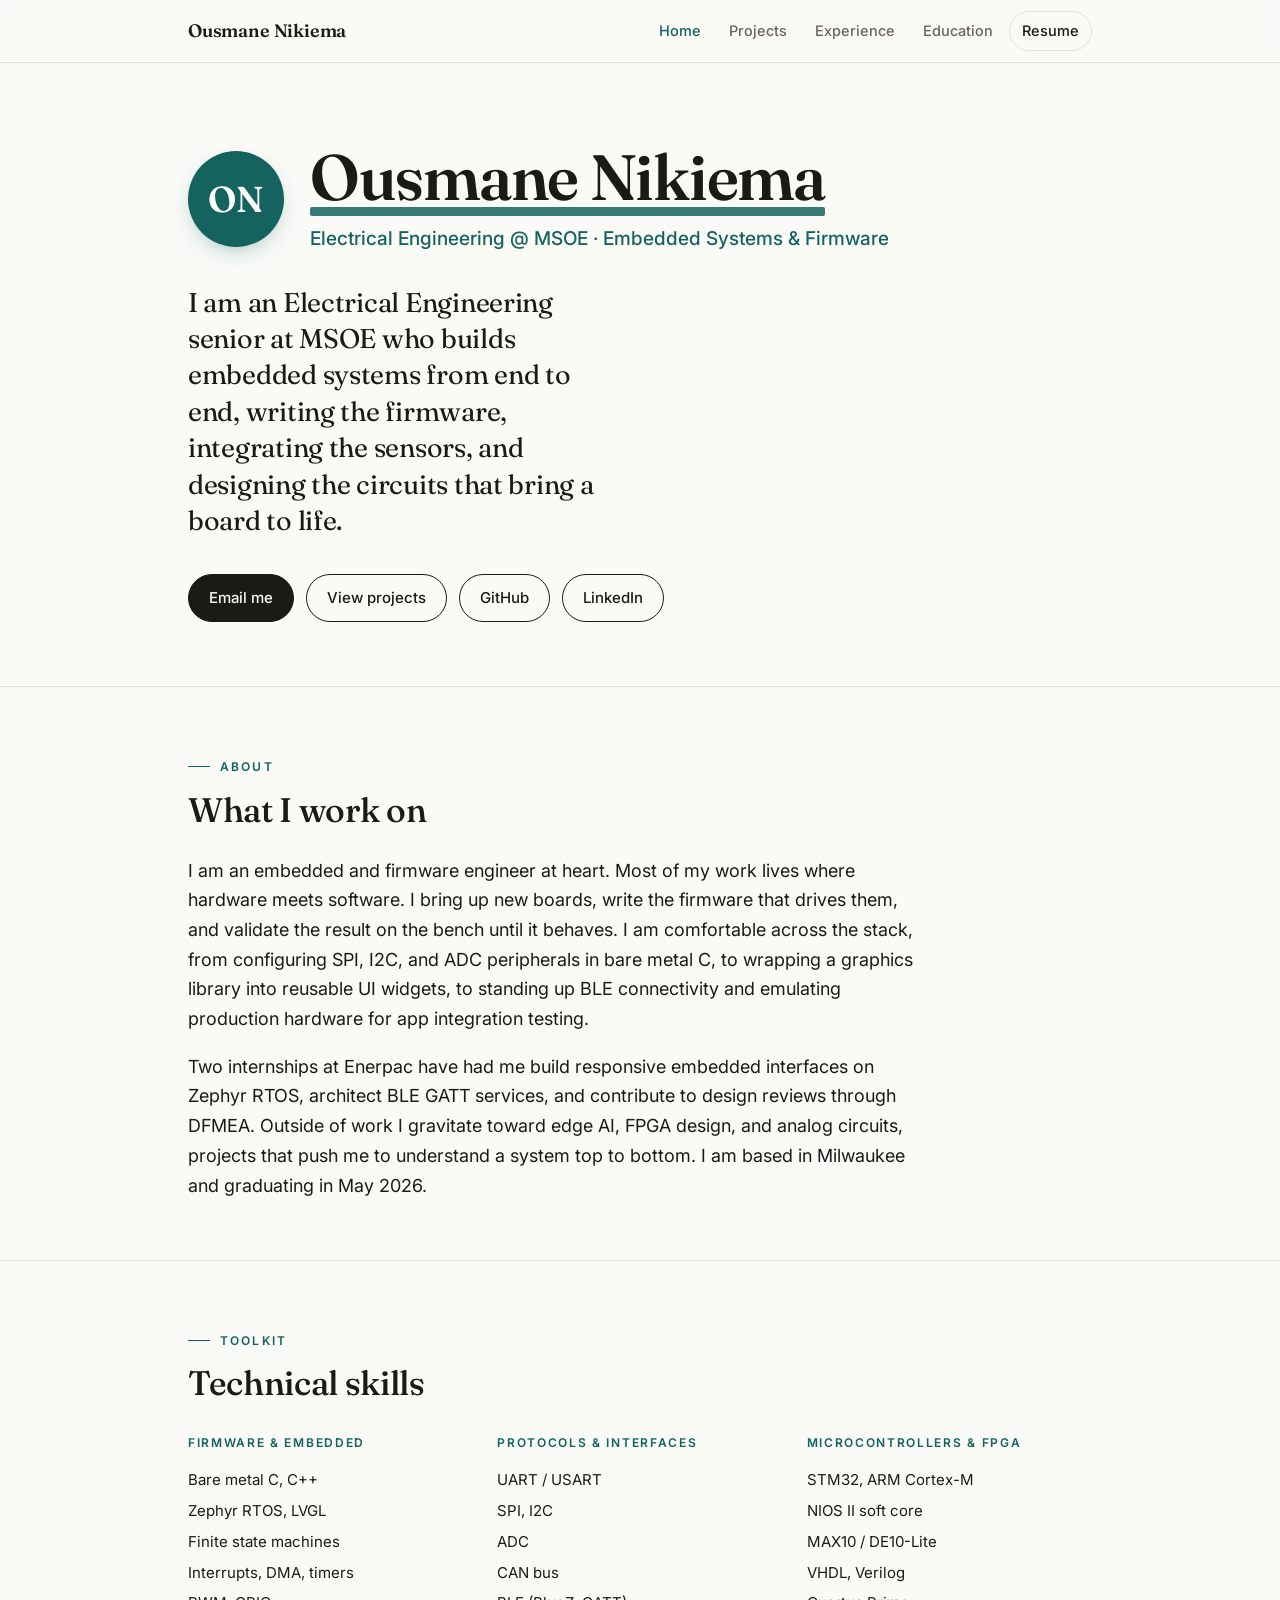
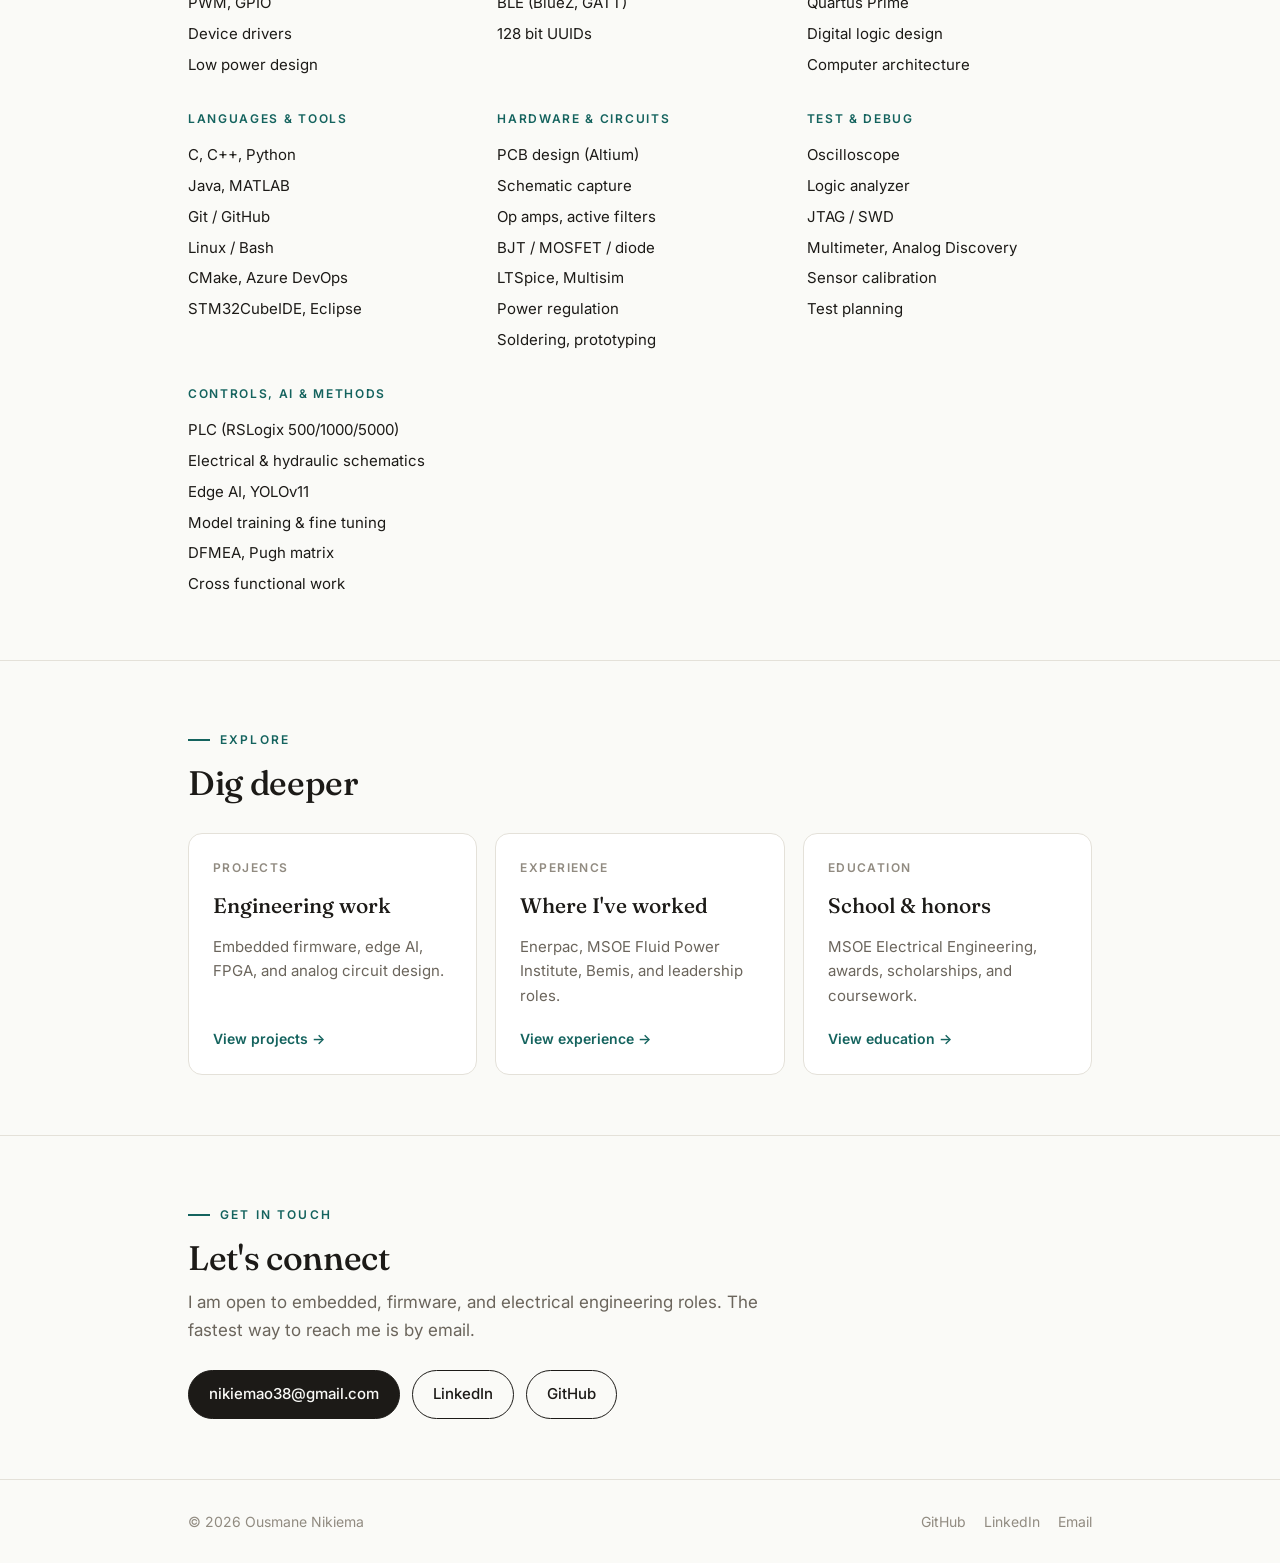
<file: index.html>
<!DOCTYPE html>
<html lang="en">
<head>
<meta charset="UTF-8" />
<meta name="viewport" content="width=device-width, initial-scale=1.0" />
<title>Ousmane Nikiema | Electrical &amp; Embedded Engineer</title>
<meta name="description" content="Ousmane Nikiema, Electrical Engineering senior at MSOE specializing in embedded systems, firmware, and PCB design. Zephyr RTOS, BLE, FPGAs, and edge AI." />
<link rel="preconnect" href="https://fonts.googleapis.com" />
<link rel="preconnect" href="https://fonts.gstatic.com" crossorigin />
<link href="https://fonts.googleapis.com/css2?family=Fraunces:opsz,wght@9..144,400;9..144,500;9..144,600&family=Inter:wght@400;500;600&display=swap" rel="stylesheet" />
<link rel="stylesheet" href="styles.css" />
</head>
<body>

  <nav class="nav">
    <div class="wrap">
      <a class="brand" href="index.html">Ousmane Nikiema</a>
      <div class="links">
        <a href="index.html" class="active">Home</a>
        <a href="projects.html">Projects</a>
        <a href="work.html">Experience</a>
        <a href="education.html">Education</a>
        <a href="resume.pdf" class="cta" target="_blank" rel="noopener">Resume</a>
      </div>
    </div>
  </nav>

  <header class="hero">
    <div class="wrap">
      <div class="hero-top">
        <!-- To use a real photo: put profile.jpg in the images/ folder and replace the
             monogram below with: <span class="avatar"><img src="images/profile.jpg" alt="Ousmane Nikiema"></span> -->
        <span class="avatar" aria-hidden="true">ON</span>
        <div>
          <h1>Ousmane Nikiema<span class="stroke" aria-hidden="true"></span></h1>
          <p class="subtitle">Electrical Engineering @ MSOE · Embedded Systems &amp; Firmware</p>
        </div>
      </div>
      <p class="headline">I am an Electrical Engineering senior at MSOE who builds embedded systems from end to end, writing the firmware, integrating the sensors, and designing the circuits that bring a board to life.</p>
      <div class="actions">
        <a class="btn primary" href="mailto:nikiemao38@gmail.com">Email me</a>
        <a class="btn ghost" href="projects.html">View projects</a>
        <a class="btn ghost" href="https://github.com/ousmanezz" target="_blank" rel="noopener">GitHub</a>
        <a class="btn ghost" href="https://linkedin.com/in/ousmane-nikiema-398353217" target="_blank" rel="noopener">LinkedIn</a>
      </div>
    </div>
  </header>

  <section id="about">
    <div class="wrap">
      <span class="eyebrow">About</span>
      <h2 class="section-title">What I work on</h2>
      <div class="about-grid">
        <p>I am an embedded and firmware engineer at heart. Most of my work lives where hardware meets software. I bring up new boards, write the firmware that drives them, and validate the result on the bench until it behaves. I am comfortable across the stack, from configuring SPI, I2C, and ADC peripherals in bare metal C, to wrapping a graphics library into reusable UI widgets, to standing up BLE connectivity and emulating production hardware for app integration testing.</p>
        <p>Two internships at Enerpac have had me build responsive embedded interfaces on Zephyr RTOS, architect BLE GATT services, and contribute to design reviews through DFMEA. Outside of work I gravitate toward edge AI, FPGA design, and analog circuits, projects that push me to understand a system top to bottom. I am based in Milwaukee and graduating in May 2026.</p>
      </div>
    </div>
  </section>

  <section id="skills">
    <div class="wrap">
      <span class="eyebrow">Toolkit</span>
      <h2 class="section-title">Technical skills</h2>
      <div class="skill-groups">
        <div>
          <h4>Firmware &amp; Embedded</h4>
          <ul><li>Bare metal C, C++</li><li>Zephyr RTOS, LVGL</li><li>Finite state machines</li><li>Interrupts, DMA, timers</li><li>PWM, GPIO</li><li>Device drivers</li><li>Low power design</li></ul>
        </div>
        <div>
          <h4>Protocols &amp; Interfaces</h4>
          <ul><li>UART / USART</li><li>SPI, I2C</li><li>ADC</li><li>CAN bus</li><li>BLE (BlueZ, GATT)</li><li>128 bit UUIDs</li></ul>
        </div>
        <div>
          <h4>Microcontrollers &amp; FPGA</h4>
          <ul><li>STM32, ARM Cortex-M</li><li>NIOS II soft core</li><li>MAX10 / DE10-Lite</li><li>VHDL, Verilog</li><li>Quartus Prime</li><li>Digital logic design</li><li>Computer architecture</li></ul>
        </div>
        <div>
          <h4>Languages &amp; Tools</h4>
          <ul><li>C, C++, Python</li><li>Java, MATLAB</li><li>Git / GitHub</li><li>Linux / Bash</li><li>CMake, Azure DevOps</li><li>STM32CubeIDE, Eclipse</li></ul>
        </div>
        <div>
          <h4>Hardware &amp; Circuits</h4>
          <ul><li>PCB design (Altium)</li><li>Schematic capture</li><li>Op amps, active filters</li><li>BJT / MOSFET / diode</li><li>LTSpice, Multisim</li><li>Power regulation</li><li>Soldering, prototyping</li></ul>
        </div>
        <div>
          <h4>Test &amp; Debug</h4>
          <ul><li>Oscilloscope</li><li>Logic analyzer</li><li>JTAG / SWD</li><li>Multimeter, Analog Discovery</li><li>Sensor calibration</li><li>Test planning</li></ul>
        </div>
        <div>
          <h4>Controls, AI &amp; Methods</h4>
          <ul><li>PLC (RSLogix 500/1000/5000)</li><li>Electrical &amp; hydraulic schematics</li><li>Edge AI, YOLOv11</li><li>Model training &amp; fine tuning</li><li>DFMEA, Pugh matrix</li><li>Cross functional work</li></ul>
        </div>
      </div>
    </div>
  </section>

  <section id="explore">
    <div class="wrap">
      <span class="eyebrow">Explore</span>
      <h2 class="section-title">Dig deeper</h2>
      <div class="explore">
        <a class="xcard" href="projects.html">
          <span class="k">Projects</span>
          <h3>Engineering work</h3>
          <p>Embedded firmware, edge AI, FPGA, and analog circuit design.</p>
          <span class="go">View projects →</span>
        </a>
        <a class="xcard" href="work.html">
          <span class="k">Experience</span>
          <h3>Where I've worked</h3>
          <p>Enerpac, MSOE Fluid Power Institute, Bemis, and leadership roles.</p>
          <span class="go">View experience →</span>
        </a>
        <a class="xcard" href="education.html">
          <span class="k">Education</span>
          <h3>School &amp; honors</h3>
          <p>MSOE Electrical Engineering, awards, scholarships, and coursework.</p>
          <span class="go">View education →</span>
        </a>
      </div>
    </div>
  </section>

  <section id="contact" class="contact">
    <div class="wrap">
      <span class="eyebrow">Get in touch</span>
      <h2 class="section-title">Let's connect</h2>
      <p>I am open to embedded, firmware, and electrical engineering roles. The fastest way to reach me is by email.</p>
      <div class="actions">
        <a class="btn primary" href="mailto:nikiemao38@gmail.com">nikiemao38@gmail.com</a>
        <a class="btn ghost" href="https://linkedin.com/in/ousmane-nikiema-398353217" target="_blank" rel="noopener">LinkedIn</a>
        <a class="btn ghost" href="https://github.com/ousmanezz" target="_blank" rel="noopener">GitHub</a>
      </div>
    </div>
  </section>

  <footer>
    <div class="wrap">
      <span>© <span id="year"></span> Ousmane Nikiema</span>
      <span class="fl">
        <a href="https://github.com/ousmanezz" target="_blank" rel="noopener">GitHub</a>
        <a href="https://linkedin.com/in/ousmane-nikiema-398353217" target="_blank" rel="noopener">LinkedIn</a>
        <a href="mailto:nikiemao38@gmail.com">Email</a>
      </span>
    </div>
  </footer>
  <script>document.getElementById("year").textContent=new Date().getFullYear();</script>
</body>
</html>
</file>
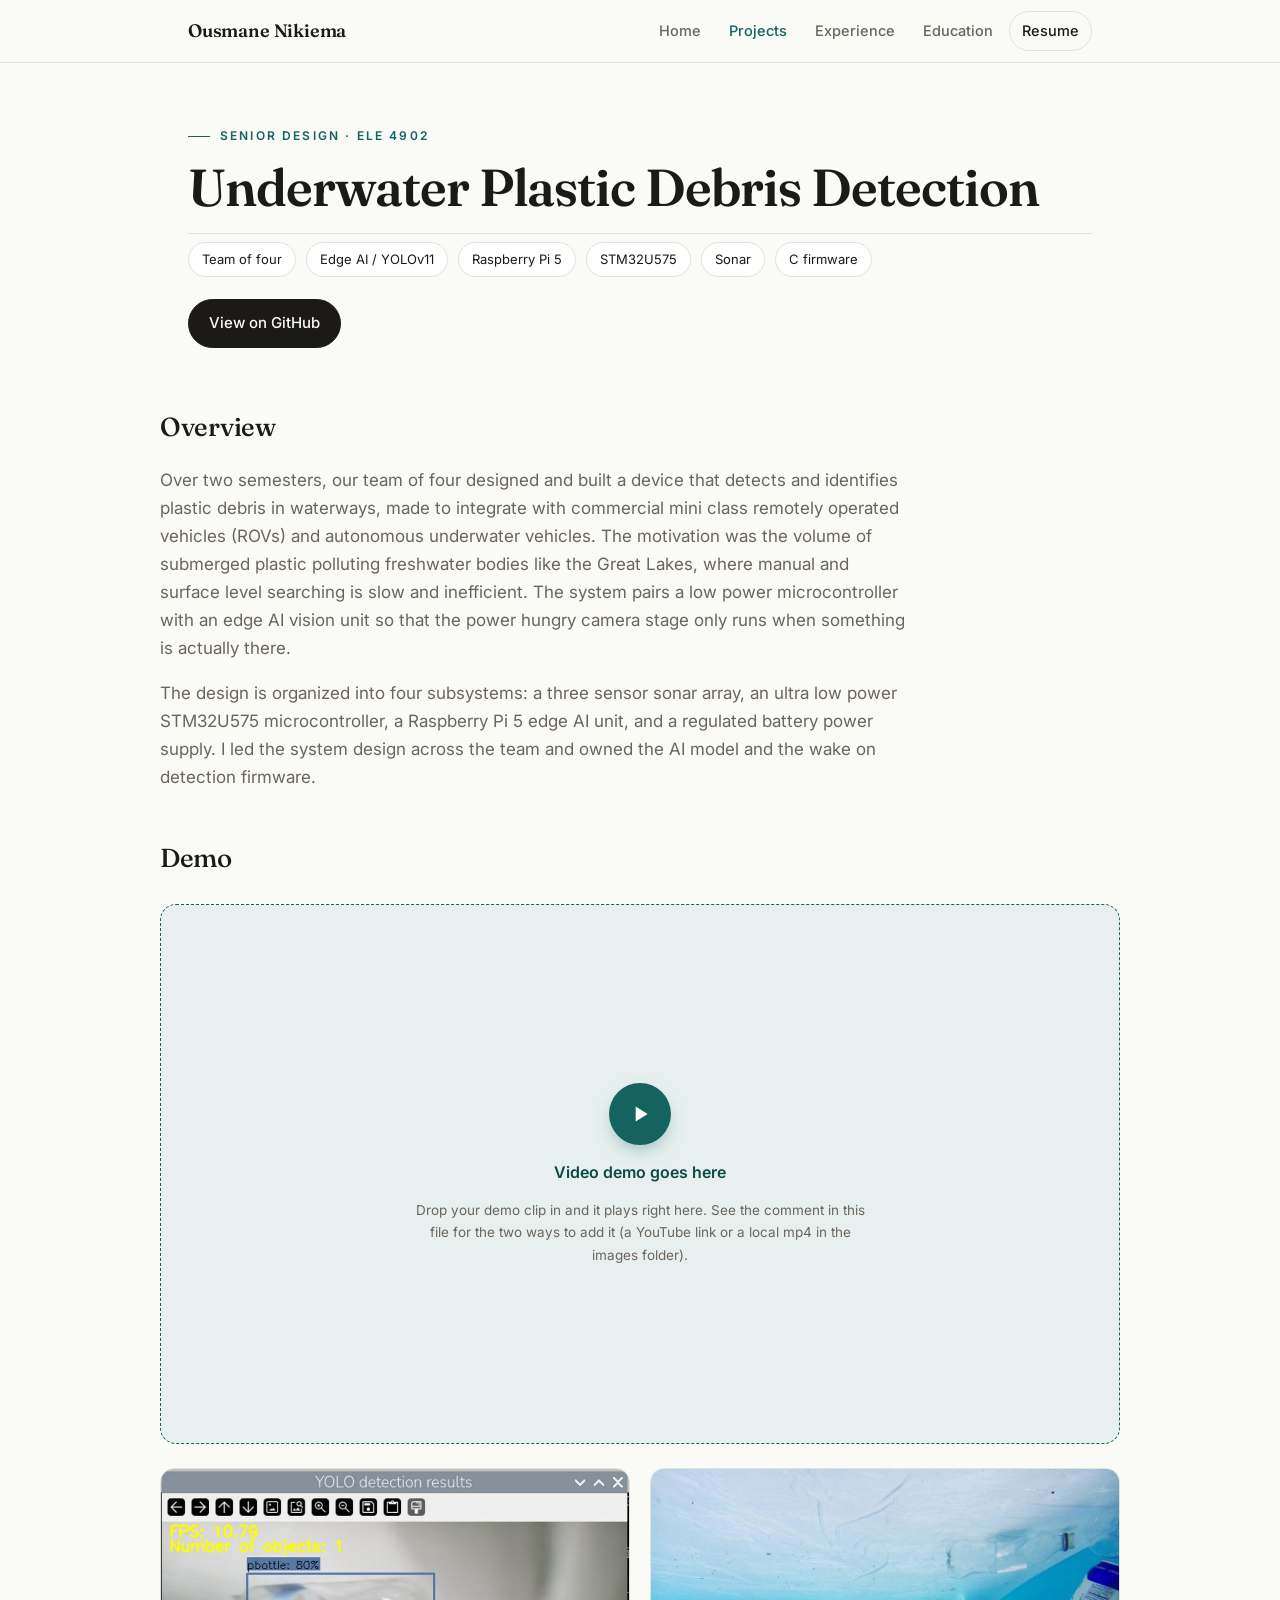
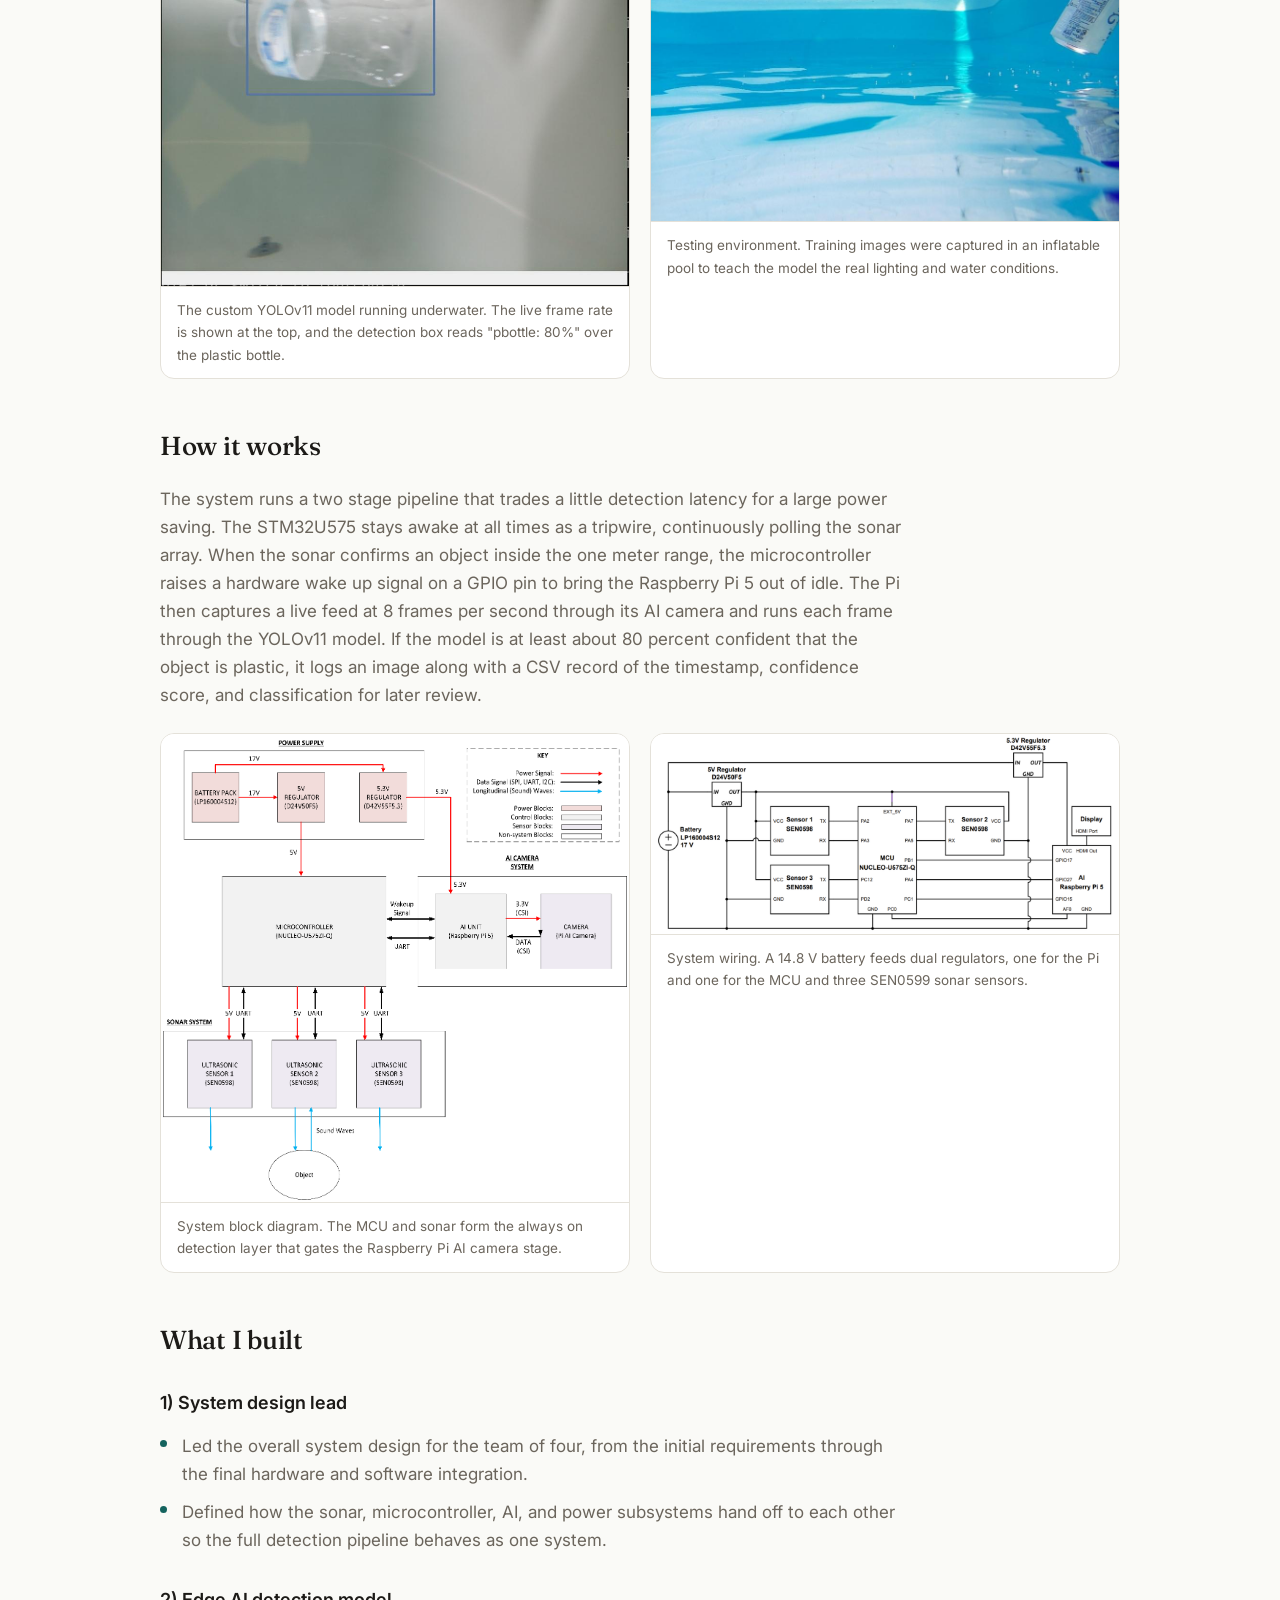
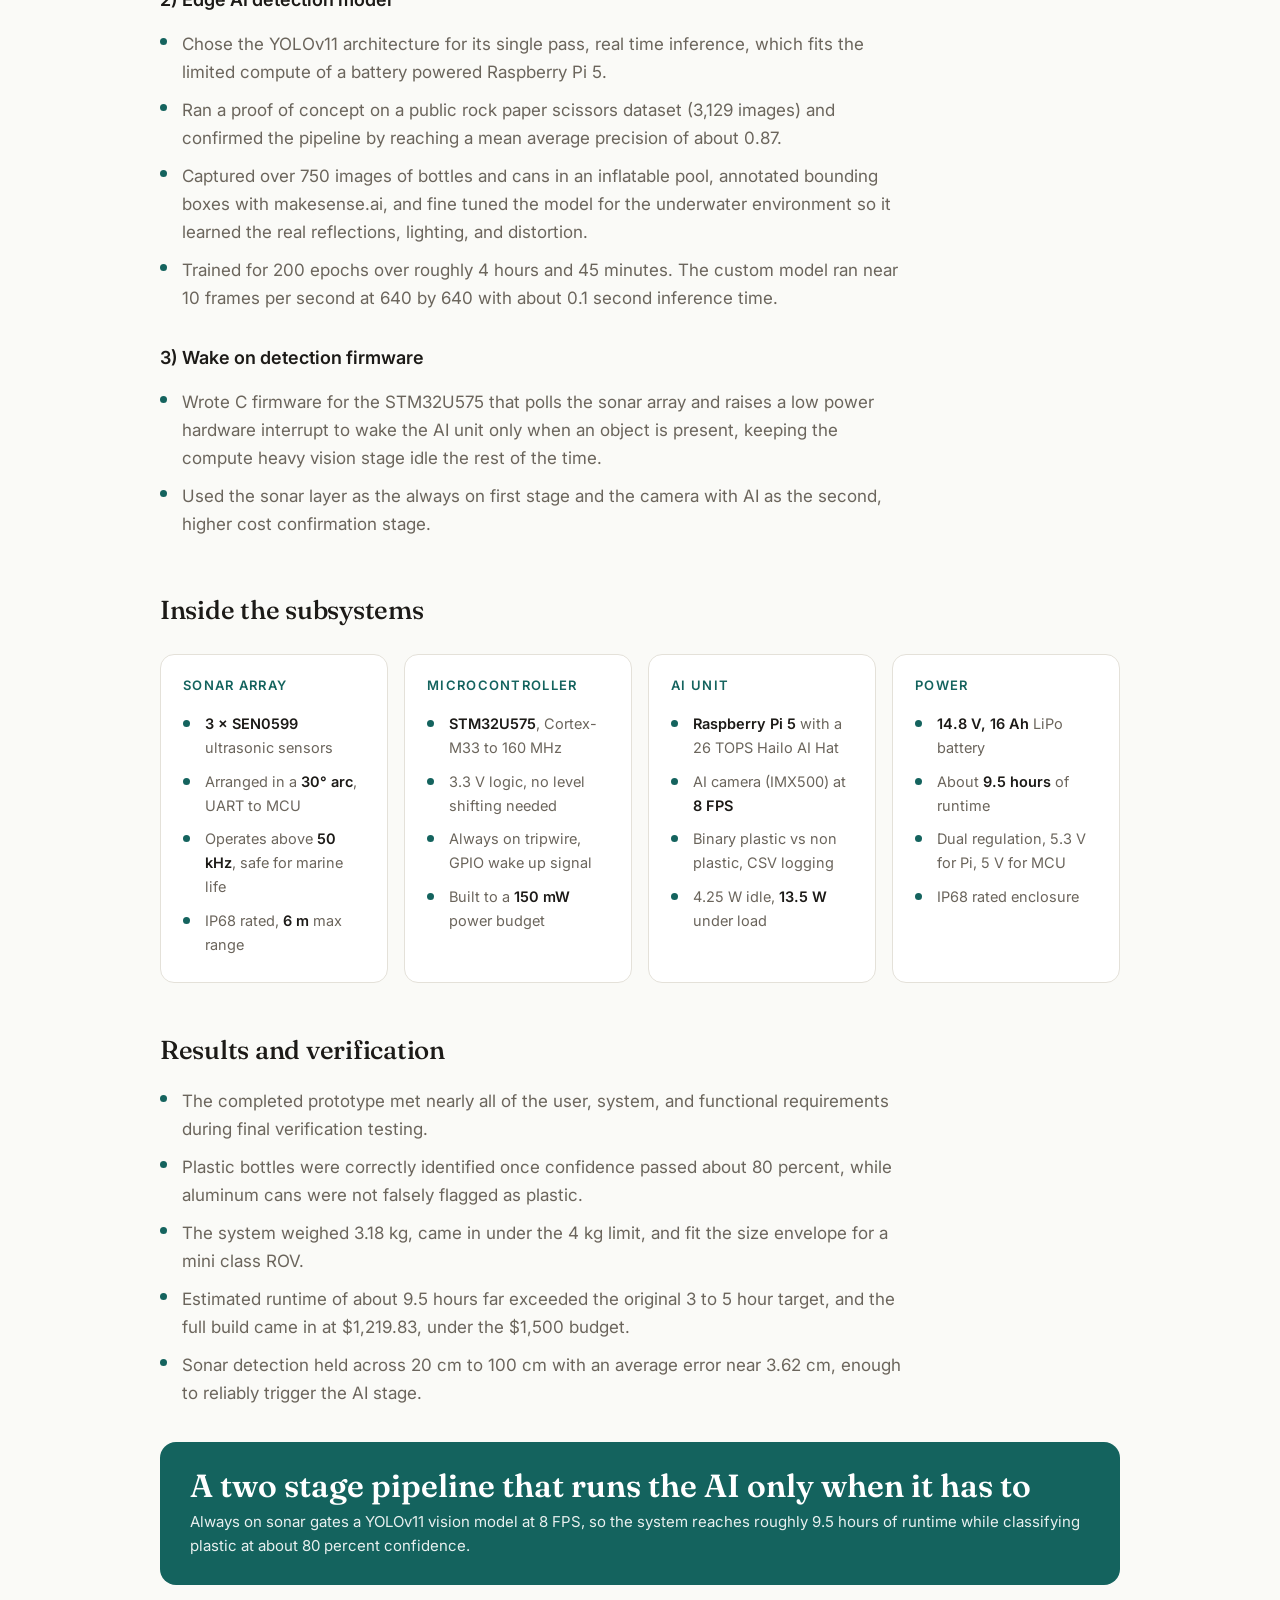
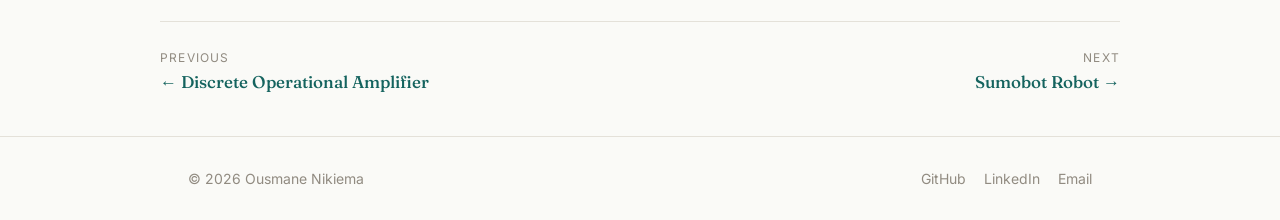
<file: debris-detection.html>
<!DOCTYPE html>
<html lang="en">
<head>
<meta charset="UTF-8" />
<meta name="viewport" content="width=device-width, initial-scale=1.0" />
<title>Underwater Plastic Debris Detection | Ousmane Nikiema</title>
<meta name="description" content="Senior design: a sonar triggered, YOLOv11 powered underwater plastic debris detection system for ROVs, built around an STM32U575 and a Raspberry Pi 5." />
<link rel="preconnect" href="https://fonts.googleapis.com" />
<link rel="preconnect" href="https://fonts.gstatic.com" crossorigin />
<link href="https://fonts.googleapis.com/css2?family=Fraunces:opsz,wght@9..144,400;9..144,500;9..144,600&family=Inter:wght@400;500;600&display=swap" rel="stylesheet" />
<link rel="stylesheet" href="styles.css" />
</head>
<body>

  <nav class="nav">
    <div class="wrap">
      <a class="brand" href="index.html">Ousmane Nikiema</a>
      <div class="links">
        <a href="index.html">Home</a>
        <a href="projects.html" class="active">Projects</a>
        <a href="work.html">Experience</a>
        <a href="education.html">Education</a>
        <a href="resume.pdf" class="cta" target="_blank" rel="noopener">Resume</a>
      </div>
    </div>
  </nav>

  <div class="page-head">
    <div class="wrap">
      <span class="eyebrow">Senior Design · ELE 4902</span>
      <h1>Underwater Plastic Debris Detection</h1>
      <div class="rule"></div>
      <div class="meta-row">
        <span class="chip">Team of four</span>
        <span class="chip">Edge AI / YOLOv11</span>
        <span class="chip">Raspberry Pi 5</span>
        <span class="chip">STM32U575</span>
        <span class="chip">Sonar</span>
        <span class="chip">C firmware</span>
      </div>
      <div class="proj-actions">
        <a class="btn primary" href="https://github.com/ousmanezz/Underwater-Object-Detection" target="_blank" rel="noopener">View on GitHub</a>
      </div>
    </div>
  </div>

  <div class="wrap detail">

    <h2>Overview</h2>
    <p>Over two semesters, our team of four designed and built a device that detects and identifies plastic debris in waterways, made to integrate with commercial mini class remotely operated vehicles (ROVs) and autonomous underwater vehicles. The motivation was the volume of submerged plastic polluting freshwater bodies like the Great Lakes, where manual and surface level searching is slow and inefficient. The system pairs a low power microcontroller with an edge AI vision unit so that the power hungry camera stage only runs when something is actually there.</p>
    <p>The design is organized into four subsystems: a three sensor sonar array, an ultra low power STM32U575 microcontroller, a Raspberry Pi 5 edge AI unit, and a regulated battery power supply. I led the system design across the team and owned the AI model and the wake on detection firmware.</p>

    <!-- ============ VIDEO DEMO ============ -->
    <h2>Demo</h2>
    <!-- TO ADD YOUR VIDEO: replace this whole .video-ph block with either
         (A) a hosted video, e.g. YouTube:
         <div class="fig"><iframe width="100%" height="460" src="https://www.youtube.com/embed/VIDEO_ID"
              title="Underwater detection demo" frameborder="0" allowfullscreen></iframe></div>
         or (B) a local file you add to the images/ folder:
         <video controls width="100%" style="border-radius:16px" poster="images/debris-detection.png">
              <source src="images/debris-demo.mp4" type="video/mp4"></video>  -->
    <div class="video-ph">
      <span class="play" aria-hidden="true">
        <svg width="26" height="26" viewBox="0 0 24 24" fill="currentColor"><path d="M8 5v14l11-7z"/></svg>
      </span>
      <span class="cap">Video demo goes here</span>
      <p>Drop your demo clip in and it plays right here. See the comment in this file for the two ways to add it (a YouTube link or a local mp4 in the images folder).</p>
    </div>

    <figure class="figs">
      <div class="fig">
        <img src="images/debris-detection.png" alt="YOLOv11 model detecting a plastic bottle underwater with an 80 percent confidence box" />
        <figcaption>The custom YOLOv11 model running underwater. The live frame rate is shown at the top, and the detection box reads "pbottle: 80%" over the plastic bottle.</figcaption>
      </div>
      <div class="fig">
        <img src="images/debris-pool.jpg" alt="Underwater testing in an inflatable pool" />
        <figcaption>Testing environment. Training images were captured in an inflatable pool to teach the model the real lighting and water conditions.</figcaption>
      </div>
    </figure>

    <h2>How it works</h2>
    <p>The system runs a two stage pipeline that trades a little detection latency for a large power saving. The STM32U575 stays awake at all times as a tripwire, continuously polling the sonar array. When the sonar confirms an object inside the one meter range, the microcontroller raises a hardware wake up signal on a GPIO pin to bring the Raspberry Pi 5 out of idle. The Pi then captures a live feed at 8 frames per second through its AI camera and runs each frame through the YOLOv11 model. If the model is at least about 80 percent confident that the object is plastic, it logs an image along with a CSV record of the timestamp, confidence score, and classification for later review.</p>

    <figure class="figs">
      <div class="fig">
        <img src="images/debris-system.png" alt="System level block diagram of the four subsystems" />
        <figcaption>System block diagram. The MCU and sonar form the always on detection layer that gates the Raspberry Pi AI camera stage.</figcaption>
      </div>
      <div class="fig">
        <img src="images/debris-schematic.png" alt="System wiring schematic with battery, regulators, MCU, three sensors, and Raspberry Pi" />
        <figcaption>System wiring. A 14.8 V battery feeds dual regulators, one for the Pi and one for the MCU and three SEN0599 sonar sensors.</figcaption>
      </div>
    </figure>

    <h2>What I built</h2>

    <h3>1) System design lead</h3>
    <ul>
      <li>Led the overall system design for the team of four, from the initial requirements through the final hardware and software integration.</li>
      <li>Defined how the sonar, microcontroller, AI, and power subsystems hand off to each other so the full detection pipeline behaves as one system.</li>
    </ul>

    <h3>2) Edge AI detection model</h3>
    <ul>
      <li>Chose the YOLOv11 architecture for its single pass, real time inference, which fits the limited compute of a battery powered Raspberry Pi 5.</li>
      <li>Ran a proof of concept on a public rock paper scissors dataset (3,129 images) and confirmed the pipeline by reaching a mean average precision of about 0.87.</li>
      <li>Captured over 750 images of bottles and cans in an inflatable pool, annotated bounding boxes with makesense.ai, and fine tuned the model for the underwater environment so it learned the real reflections, lighting, and distortion.</li>
      <li>Trained for 200 epochs over roughly 4 hours and 45 minutes. The custom model ran near 10 frames per second at 640 by 640 with about 0.1 second inference time.</li>
    </ul>

    <h3>3) Wake on detection firmware</h3>
    <ul>
      <li>Wrote C firmware for the STM32U575 that polls the sonar array and raises a low power hardware interrupt to wake the AI unit only when an object is present, keeping the compute heavy vision stage idle the rest of the time.</li>
      <li>Used the sonar layer as the always on first stage and the camera with AI as the second, higher cost confirmation stage.</li>
    </ul>

    <h2>Inside the subsystems</h2>
    <div class="specs">
      <div class="spec-card">
        <h4>Sonar array</h4>
        <ul>
          <li><b>3 &times; SEN0599</b> ultrasonic sensors</li>
          <li>Arranged in a <b>30&deg; arc</b>, UART to MCU</li>
          <li>Operates above <b>50 kHz</b>, safe for marine life</li>
          <li>IP68 rated, <b>6 m</b> max range</li>
        </ul>
      </div>
      <div class="spec-card">
        <h4>Microcontroller</h4>
        <ul>
          <li><b>STM32U575</b>, Cortex-M33 to 160 MHz</li>
          <li>3.3 V logic, no level shifting needed</li>
          <li>Always on tripwire, GPIO wake up signal</li>
          <li>Built to a <b>150 mW</b> power budget</li>
        </ul>
      </div>
      <div class="spec-card">
        <h4>AI unit</h4>
        <ul>
          <li><b>Raspberry Pi 5</b> with a 26 TOPS Hailo AI Hat</li>
          <li>AI camera (IMX500) at <b>8 FPS</b></li>
          <li>Binary plastic vs non plastic, CSV logging</li>
          <li>4.25 W idle, <b>13.5 W</b> under load</li>
        </ul>
      </div>
      <div class="spec-card">
        <h4>Power</h4>
        <ul>
          <li><b>14.8 V, 16 Ah</b> LiPo battery</li>
          <li>About <b>9.5 hours</b> of runtime</li>
          <li>Dual regulation, 5.3 V for Pi, 5 V for MCU</li>
          <li>IP68 rated enclosure</li>
        </ul>
      </div>
    </div>

    <h2>Results and verification</h2>
    <ul>
      <li>The completed prototype met nearly all of the user, system, and functional requirements during final verification testing.</li>
      <li>Plastic bottles were correctly identified once confidence passed about 80 percent, while aluminum cans were not falsely flagged as plastic.</li>
      <li>The system weighed 3.18 kg, came in under the 4 kg limit, and fit the size envelope for a mini class ROV.</li>
      <li>Estimated runtime of about 9.5 hours far exceeded the original 3 to 5 hour target, and the full build came in at $1,219.83, under the $1,500 budget.</li>
      <li>Sonar detection held across 20 cm to 100 cm with an average error near 3.62 cm, enough to reliably trigger the AI stage.</li>
    </ul>

    <div class="highlight">
      <div class="n">A two stage pipeline that runs the AI only when it has to</div>
      <div class="l">Always on sonar gates a YOLOv11 vision model at 8 FPS, so the system reaches roughly 9.5 hours of runtime while classifying plastic at about 80 percent confidence.</div>
    </div>

    <div class="prevnext">
      <a href="op-amp.html"><div class="k">Previous</div><b>← Discrete Operational Amplifier</b></a>
      <a href="sumobot.html" style="text-align:right;"><div class="k">Next</div><b>Sumobot Robot →</b></a>
    </div>

  </div>

  <footer>
    <div class="wrap">
      <span>© <span id="year"></span> Ousmane Nikiema</span>
      <span class="fl">
        <a href="https://github.com/ousmanezz" target="_blank" rel="noopener">GitHub</a>
        <a href="https://linkedin.com/in/ousmane-nikiema-398353217" target="_blank" rel="noopener">LinkedIn</a>
        <a href="mailto:nikiemao38@gmail.com">Email</a>
      </span>
    </div>
  </footer>
  <script>document.getElementById("year").textContent=new Date().getFullYear();</script>
</body>
</html>
</file>
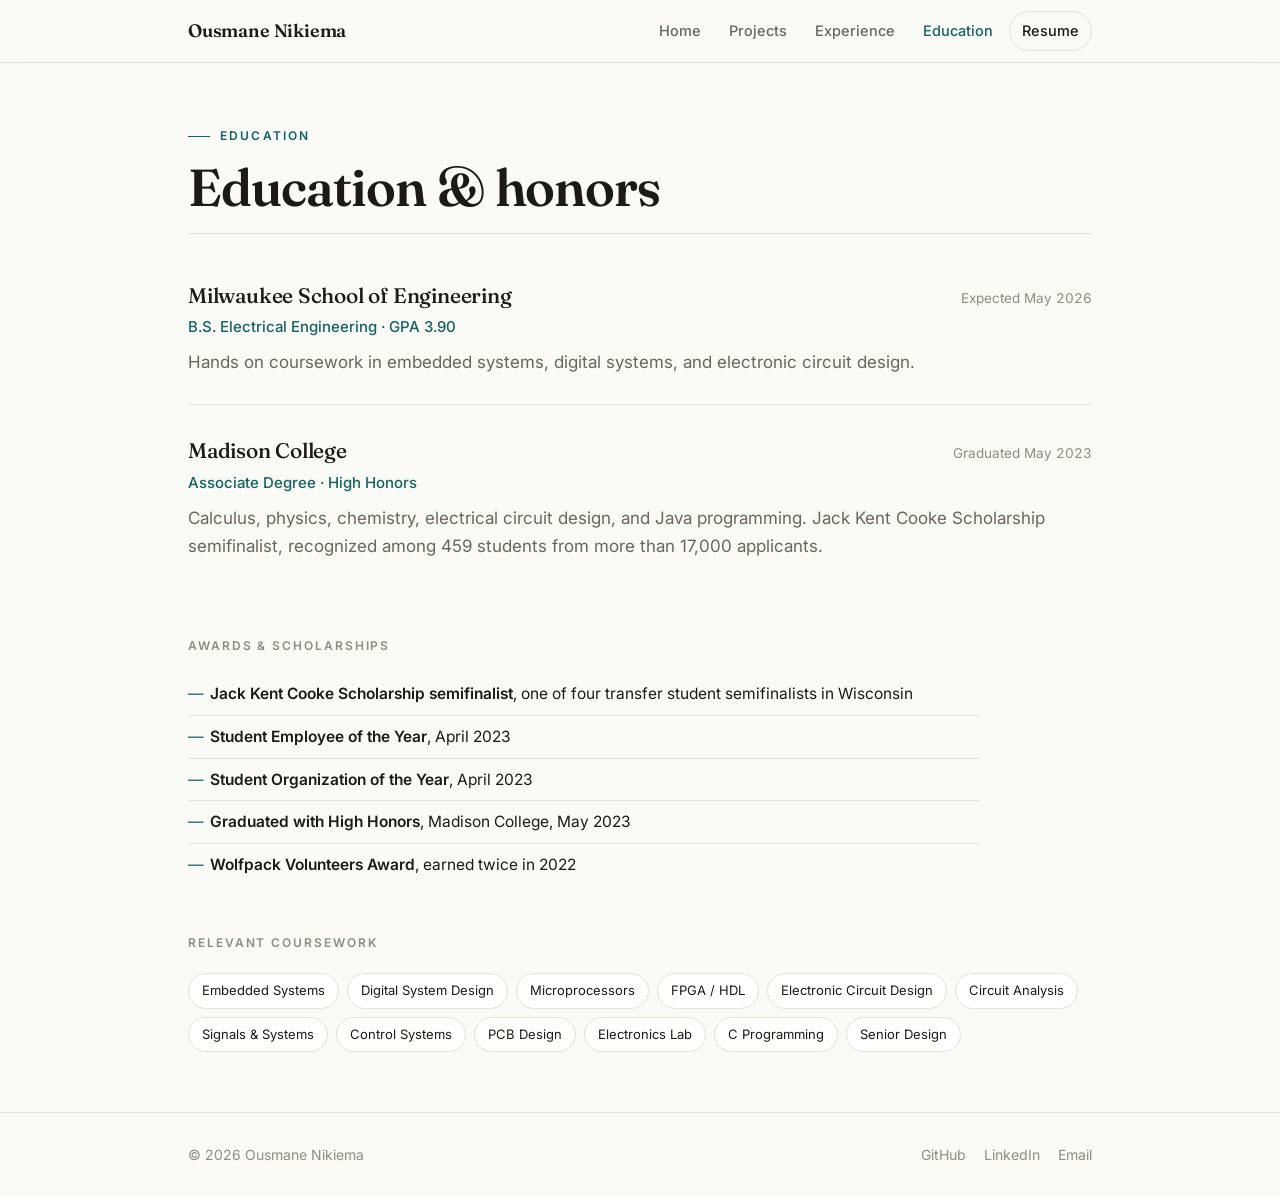
<file: education.html>
<!DOCTYPE html>
<html lang="en">
<head>
<meta charset="UTF-8" />
<meta name="viewport" content="width=device-width, initial-scale=1.0" />
<title>Education | Ousmane Nikiema</title>
<meta name="description" content="Ousmane Nikiema, B.S. Electrical Engineering at MSOE (3.90 GPA), awards, scholarships, and relevant coursework." />
<link rel="preconnect" href="https://fonts.googleapis.com" />
<link rel="preconnect" href="https://fonts.gstatic.com" crossorigin />
<link href="https://fonts.googleapis.com/css2?family=Fraunces:opsz,wght@9..144,400;9..144,500;9..144,600&family=Inter:wght@400;500;600&display=swap" rel="stylesheet" />
<link rel="stylesheet" href="styles.css" />
</head>
<body>

  <nav class="nav">
    <div class="wrap">
      <a class="brand" href="index.html">Ousmane Nikiema</a>
      <div class="links">
        <a href="index.html">Home</a>
        <a href="projects.html">Projects</a>
        <a href="work.html">Experience</a>
        <a href="education.html" class="active">Education</a>
        <a href="resume.pdf" class="cta" target="_blank" rel="noopener">Resume</a>
      </div>
    </div>
  </nav>

  <div class="page-head">
    <div class="wrap">
      <span class="eyebrow">Education</span>
      <h1>Education &amp; honors</h1>
      <div class="rule"></div>
    </div>
  </div>

  <div class="wrap work-block edu">

    <div class="role">
      <div class="head">
        <h3>Milwaukee School of Engineering</h3>
        <span class="when">Expected May 2026</span>
      </div>
      <p class="org">B.S. Electrical Engineering · GPA 3.90</p>
      <p class="note">Hands on coursework in embedded systems, digital systems, and electronic circuit design.</p>
    </div>

    <div class="role">
      <div class="head">
        <h3>Madison College</h3>
        <span class="when">Graduated May 2023</span>
      </div>
      <p class="org">Associate Degree · High Honors</p>
      <p class="note">Calculus, physics, chemistry, electrical circuit design, and Java programming. Jack Kent Cooke Scholarship semifinalist, recognized among 459 students from more than 17,000 applicants.</p>
    </div>

    <div class="subhead">Awards &amp; Scholarships</div>
    <ul class="awards">
      <li><b>Jack Kent Cooke Scholarship semifinalist</b>, one of four transfer student semifinalists in Wisconsin</li>
      <li><b>Student Employee of the Year</b>, April 2023</li>
      <li><b>Student Organization of the Year</b>, April 2023</li>
      <li><b>Graduated with High Honors</b>, Madison College, May 2023</li>
      <li><b>Wolfpack Volunteers Award</b>, earned twice in 2022</li>
    </ul>

    <div class="subhead">Relevant Coursework</div>
    <div class="chips">
      <span class="chip">Embedded Systems</span>
      <span class="chip">Digital System Design</span>
      <span class="chip">Microprocessors</span>
      <span class="chip">FPGA / HDL</span>
      <span class="chip">Electronic Circuit Design</span>
      <span class="chip">Circuit Analysis</span>
      <span class="chip">Signals &amp; Systems</span>
      <span class="chip">Control Systems</span>
      <span class="chip">PCB Design</span>
      <span class="chip">Electronics Lab</span>
      <span class="chip">C Programming</span>
      <span class="chip">Senior Design</span>
    </div>

  </div>

  <footer style="margin-top:60px;">
    <div class="wrap">
      <span>© <span id="year"></span> Ousmane Nikiema</span>
      <span class="fl">
        <a href="https://github.com/ousmanezz" target="_blank" rel="noopener">GitHub</a>
        <a href="https://linkedin.com/in/ousmane-nikiema-398353217" target="_blank" rel="noopener">LinkedIn</a>
        <a href="mailto:nikiemao38@gmail.com">Email</a>
      </span>
    </div>
  </footer>
  <script>document.getElementById("year").textContent=new Date().getFullYear();</script>
</body>
</html>
</file>
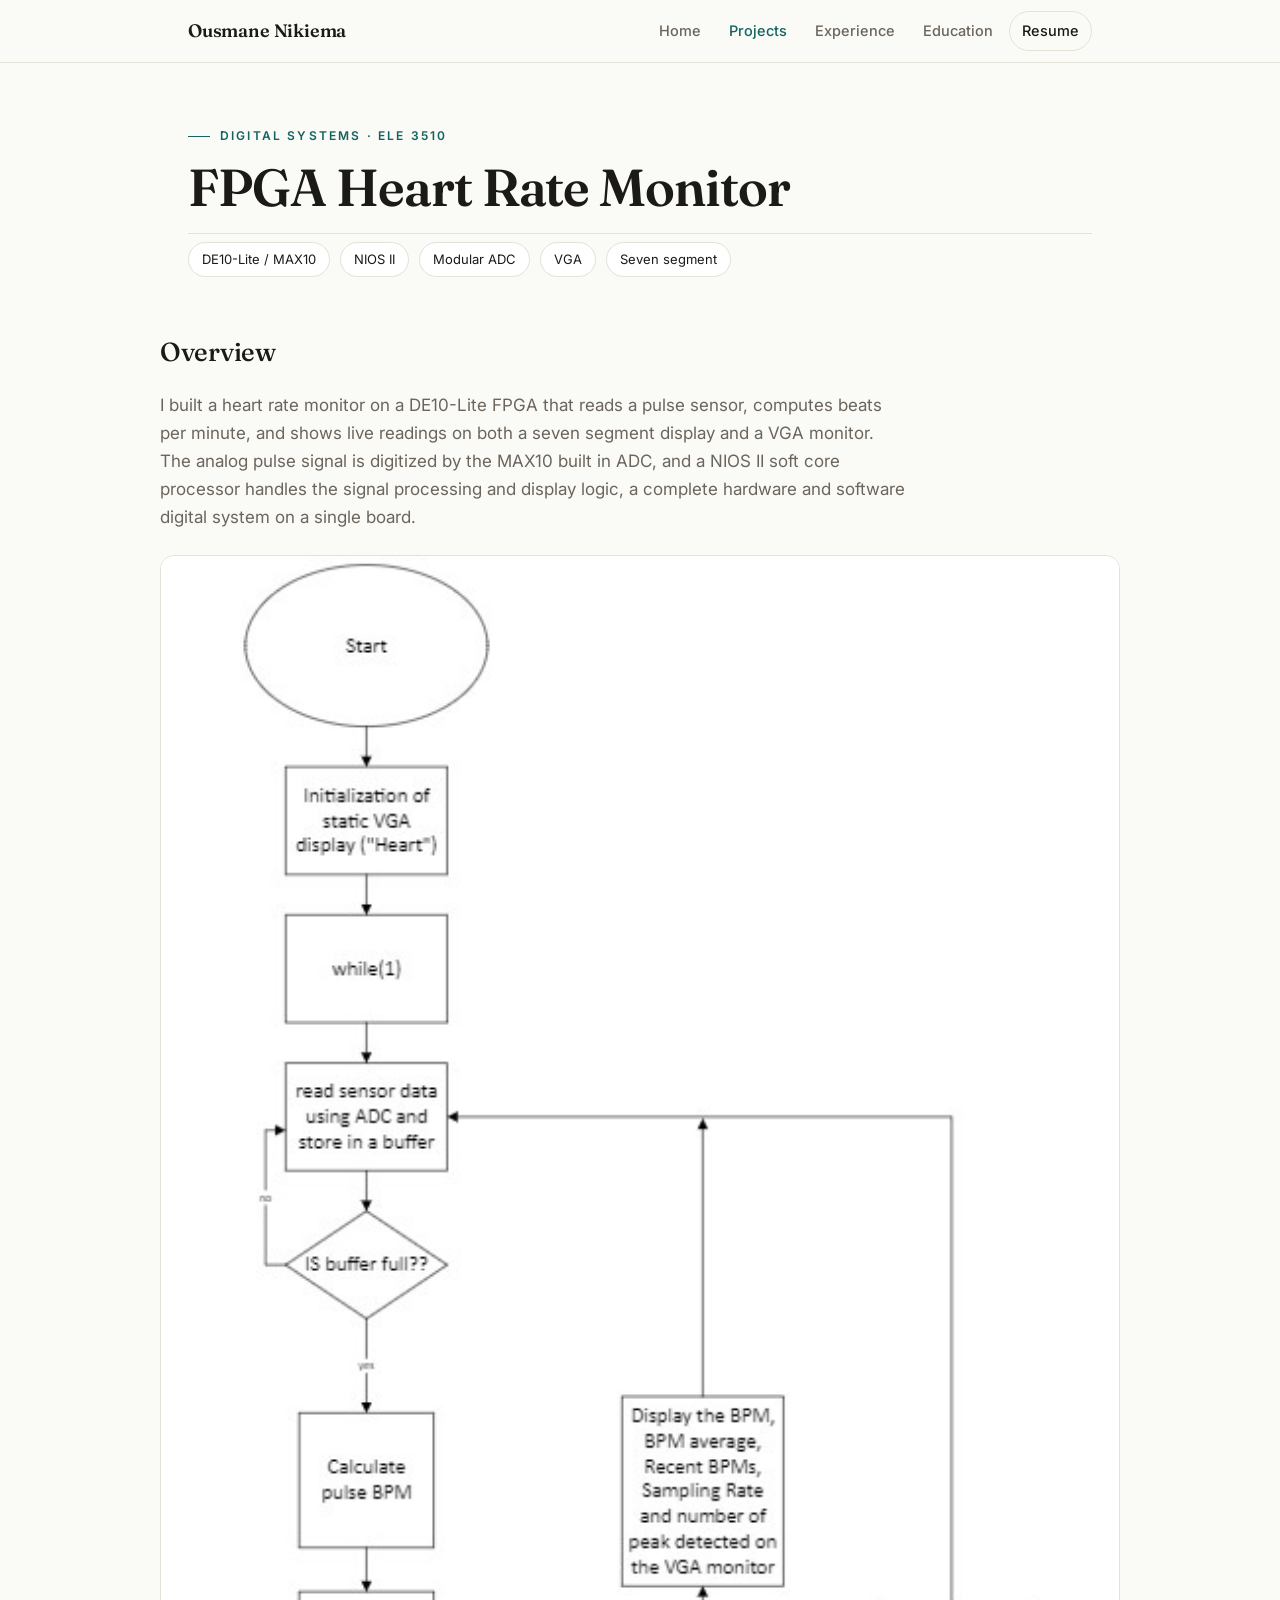
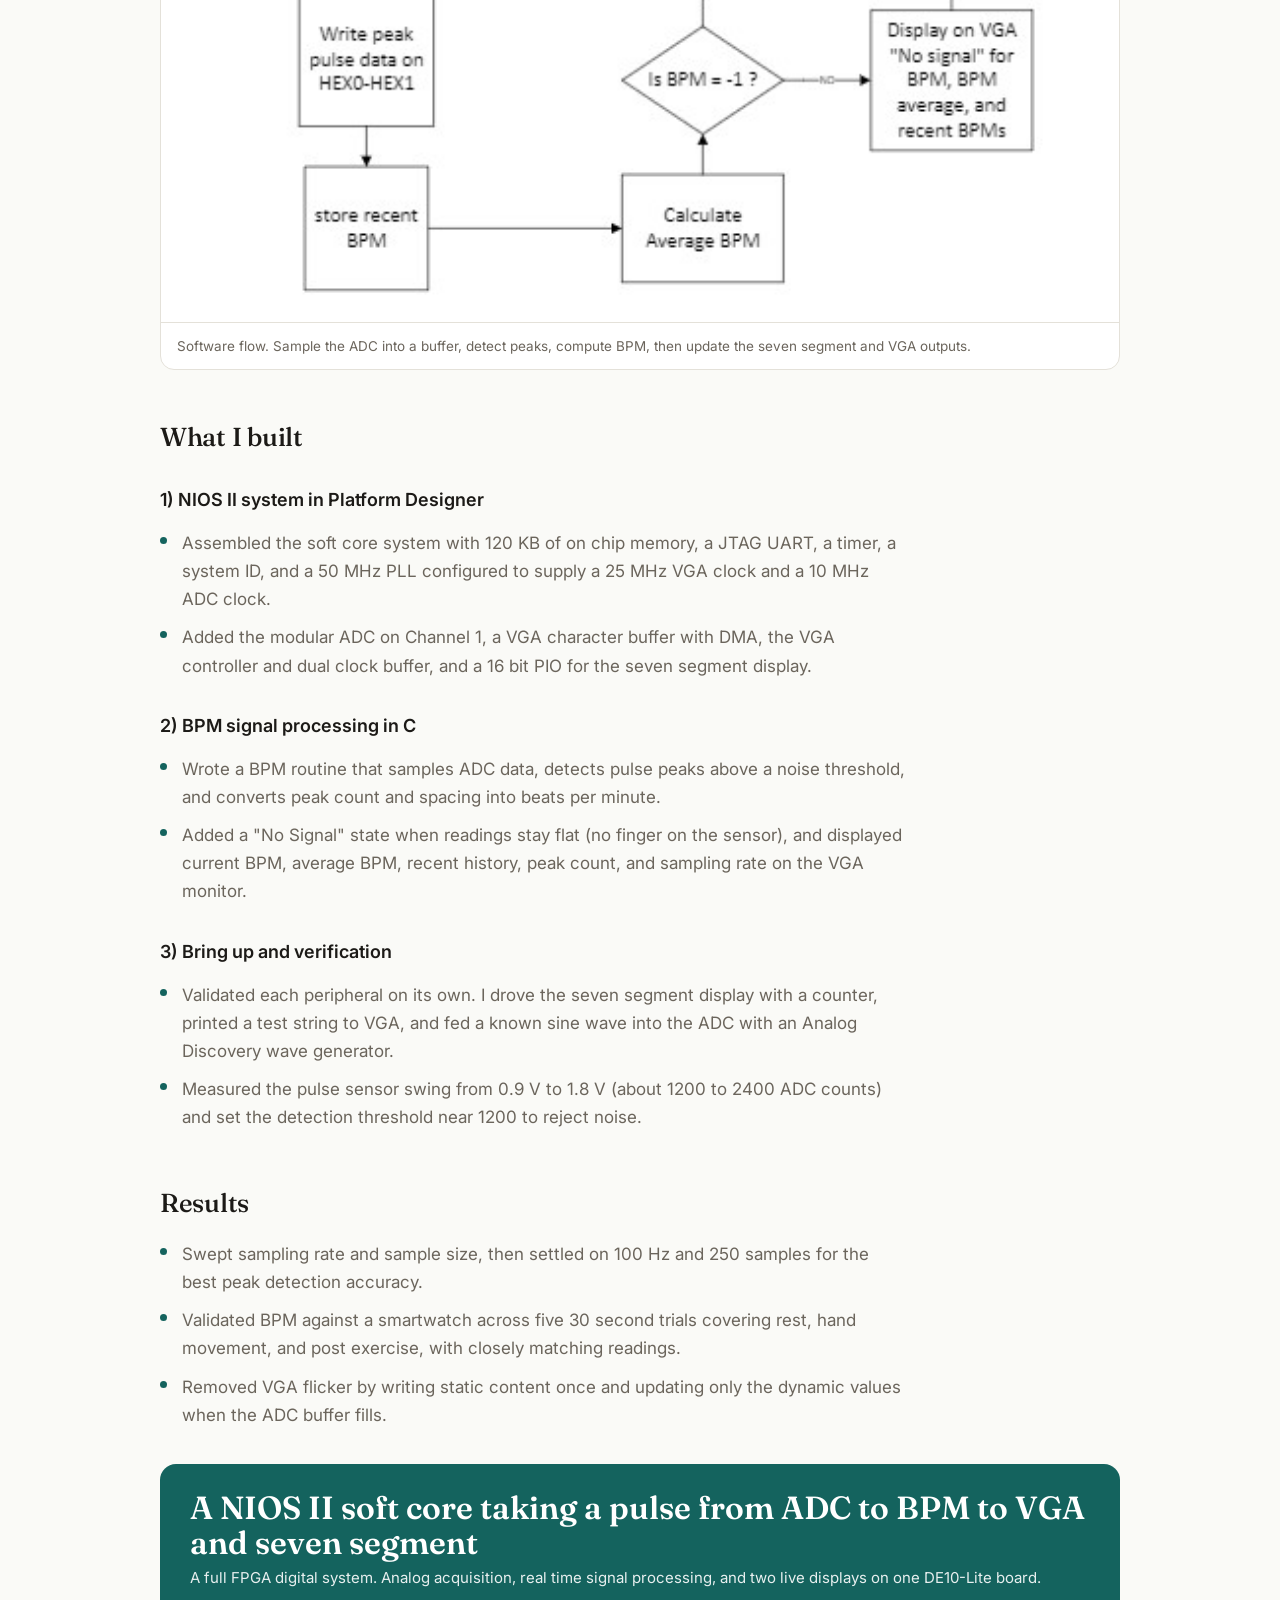
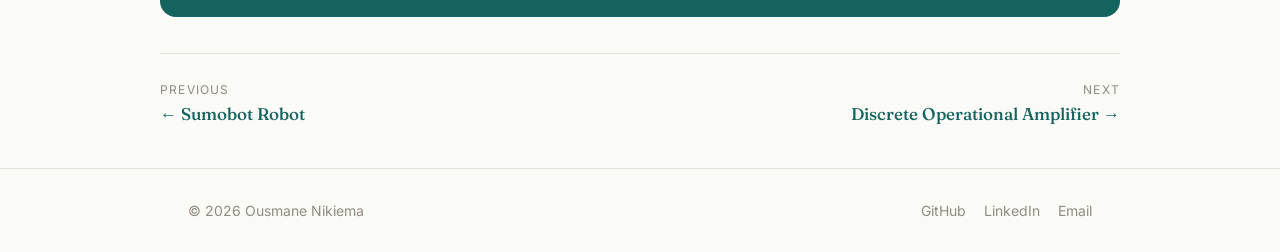
<file: heart-rate-monitor.html>
<!DOCTYPE html>
<html lang="en">
<head>
<meta charset="UTF-8" />
<meta name="viewport" content="width=device-width, initial-scale=1.0" />
<title>FPGA Heart Rate Monitor | Ousmane Nikiema</title>
<meta name="description" content="A DE10-Lite FPGA heart rate monitor. A NIOS II soft core samples a pulse sensor through the MAX10 ADC, computes BPM, and displays it on VGA and a seven segment display." />
<link rel="preconnect" href="https://fonts.googleapis.com" />
<link rel="preconnect" href="https://fonts.gstatic.com" crossorigin />
<link href="https://fonts.googleapis.com/css2?family=Fraunces:opsz,wght@9..144,400;9..144,500;9..144,600&family=Inter:wght@400;500;600&display=swap" rel="stylesheet" />
<link rel="stylesheet" href="styles.css" />
</head>
<body>

  <nav class="nav">
    <div class="wrap">
      <a class="brand" href="index.html">Ousmane Nikiema</a>
      <div class="links">
        <a href="index.html">Home</a>
        <a href="projects.html" class="active">Projects</a>
        <a href="work.html">Experience</a>
        <a href="education.html">Education</a>
        <a href="resume.pdf" class="cta" target="_blank" rel="noopener">Resume</a>
      </div>
    </div>
  </nav>

  <div class="page-head">
    <div class="wrap">
      <span class="eyebrow">Digital Systems · ELE 3510</span>
      <h1>FPGA Heart Rate Monitor</h1>
      <div class="rule"></div>
      <div class="meta-row">
        <span class="chip">DE10-Lite / MAX10</span>
        <span class="chip">NIOS II</span>
        <span class="chip">Modular ADC</span>
        <span class="chip">VGA</span>
        <span class="chip">Seven segment</span>
      </div>
    </div>
  </div>

  <div class="wrap detail">

    <h2>Overview</h2>
    <p>I built a heart rate monitor on a DE10-Lite FPGA that reads a pulse sensor, computes beats per minute, and shows live readings on both a seven segment display and a VGA monitor. The analog pulse signal is digitized by the MAX10 built in ADC, and a NIOS II soft core processor handles the signal processing and display logic, a complete hardware and software digital system on a single board.</p>

    <figure class="figs">
      <div class="fig">
        <img src="images/heart-rate-flow.png" alt="Software flowchart for the heart rate monitor" />
        <figcaption>Software flow. Sample the ADC into a buffer, detect peaks, compute BPM, then update the seven segment and VGA outputs.</figcaption>
      </div>
    </figure>

    <h2>What I built</h2>

    <h3>1) NIOS II system in Platform Designer</h3>
    <ul>
      <li>Assembled the soft core system with 120 KB of on chip memory, a JTAG UART, a timer, a system ID, and a 50 MHz PLL configured to supply a 25 MHz VGA clock and a 10 MHz ADC clock.</li>
      <li>Added the modular ADC on Channel 1, a VGA character buffer with DMA, the VGA controller and dual clock buffer, and a 16 bit PIO for the seven segment display.</li>
    </ul>

    <h3>2) BPM signal processing in C</h3>
    <ul>
      <li>Wrote a BPM routine that samples ADC data, detects pulse peaks above a noise threshold, and converts peak count and spacing into beats per minute.</li>
      <li>Added a "No Signal" state when readings stay flat (no finger on the sensor), and displayed current BPM, average BPM, recent history, peak count, and sampling rate on the VGA monitor.</li>
    </ul>

    <h3>3) Bring up and verification</h3>
    <ul>
      <li>Validated each peripheral on its own. I drove the seven segment display with a counter, printed a test string to VGA, and fed a known sine wave into the ADC with an Analog Discovery wave generator.</li>
      <li>Measured the pulse sensor swing from 0.9 V to 1.8 V (about 1200 to 2400 ADC counts) and set the detection threshold near 1200 to reject noise.</li>
    </ul>

    <h2>Results</h2>
    <ul>
      <li>Swept sampling rate and sample size, then settled on 100 Hz and 250 samples for the best peak detection accuracy.</li>
      <li>Validated BPM against a smartwatch across five 30 second trials covering rest, hand movement, and post exercise, with closely matching readings.</li>
      <li>Removed VGA flicker by writing static content once and updating only the dynamic values when the ADC buffer fills.</li>
    </ul>

    <div class="highlight">
      <div class="n">A NIOS II soft core taking a pulse from ADC to BPM to VGA and seven segment</div>
      <div class="l">A full FPGA digital system. Analog acquisition, real time signal processing, and two live displays on one DE10-Lite board.</div>
    </div>

    <div class="prevnext">
      <a href="sumobot.html"><div class="k">Previous</div><b>← Sumobot Robot</b></a>
      <a href="op-amp.html" style="text-align:right;"><div class="k">Next</div><b>Discrete Operational Amplifier →</b></a>
    </div>

  </div>

  <footer>
    <div class="wrap">
      <span>© <span id="year"></span> Ousmane Nikiema</span>
      <span class="fl">
        <a href="https://github.com/ousmanezz" target="_blank" rel="noopener">GitHub</a>
        <a href="https://linkedin.com/in/ousmane-nikiema-398353217" target="_blank" rel="noopener">LinkedIn</a>
        <a href="mailto:nikiemao38@gmail.com">Email</a>
      </span>
    </div>
  </footer>
  <script>document.getElementById("year").textContent=new Date().getFullYear();</script>
</body>
</html>
</file>
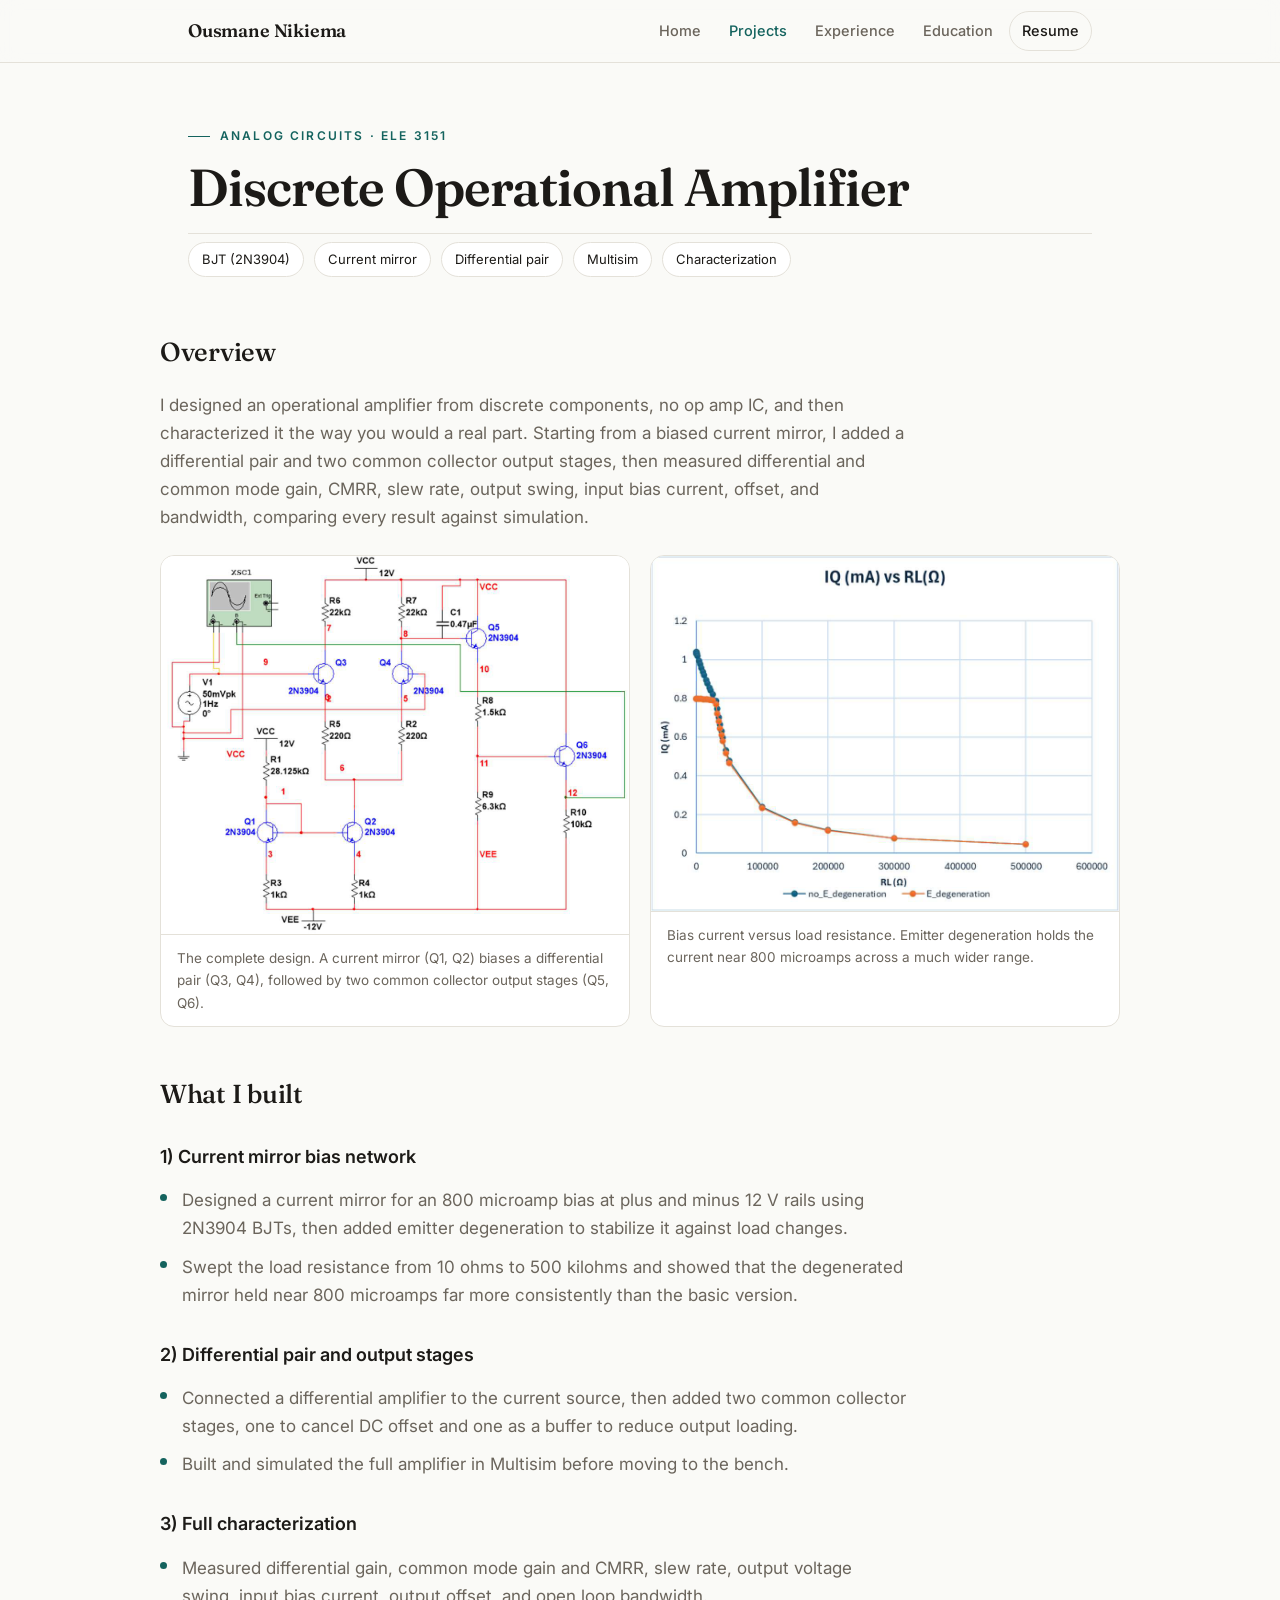
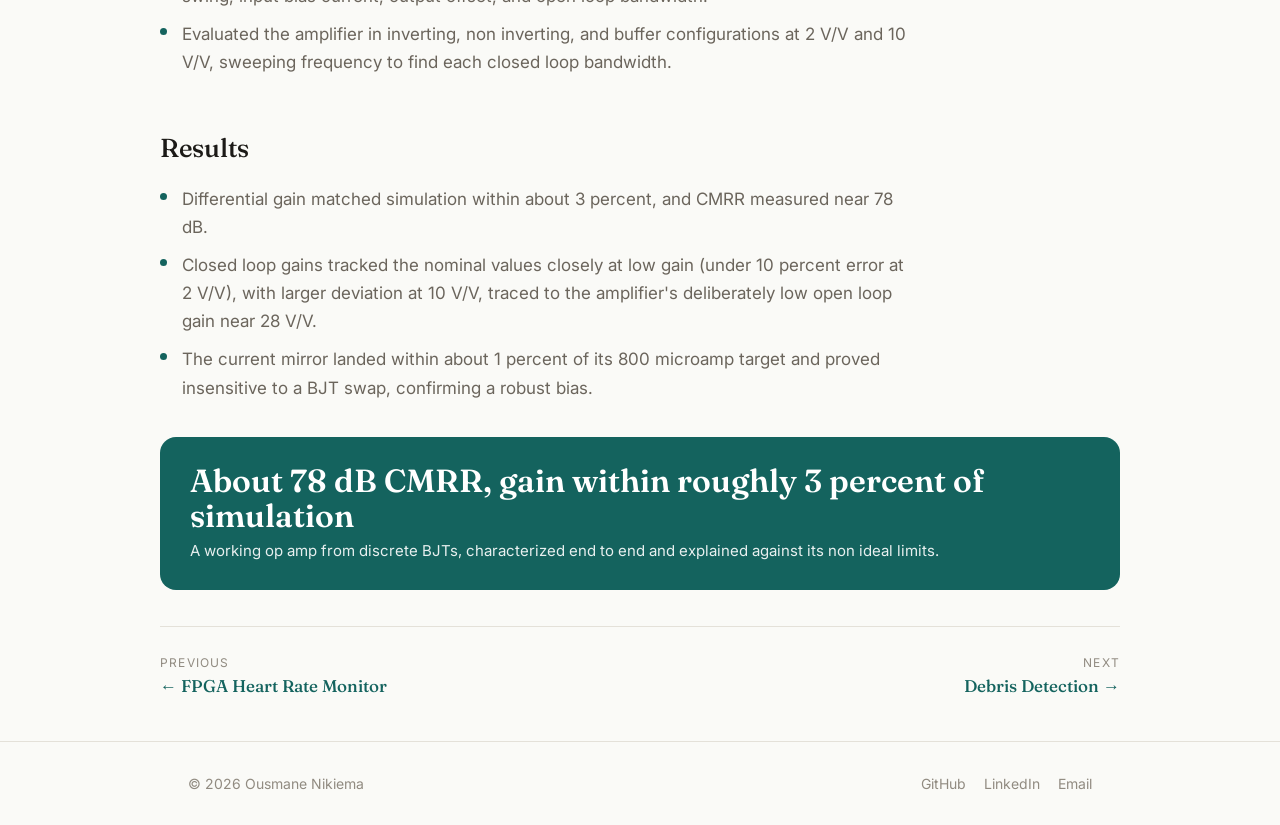
<file: op-amp.html>
<!DOCTYPE html>
<html lang="en">
<head>
<meta charset="UTF-8" />
<meta name="viewport" content="width=device-width, initial-scale=1.0" />
<title>Discrete Operational Amplifier | Ousmane Nikiema</title>
<meta name="description" content="An operational amplifier designed from discrete BJTs, current mirror, differential pair, and common collector output stages, characterized against simulation." />
<link rel="preconnect" href="https://fonts.googleapis.com" />
<link rel="preconnect" href="https://fonts.gstatic.com" crossorigin />
<link href="https://fonts.googleapis.com/css2?family=Fraunces:opsz,wght@9..144,400;9..144,500;9..144,600&family=Inter:wght@400;500;600&display=swap" rel="stylesheet" />
<link rel="stylesheet" href="styles.css" />
</head>
<body>

  <nav class="nav">
    <div class="wrap">
      <a class="brand" href="index.html">Ousmane Nikiema</a>
      <div class="links">
        <a href="index.html">Home</a>
        <a href="projects.html" class="active">Projects</a>
        <a href="work.html">Experience</a>
        <a href="education.html">Education</a>
        <a href="resume.pdf" class="cta" target="_blank" rel="noopener">Resume</a>
      </div>
    </div>
  </nav>

  <div class="page-head">
    <div class="wrap">
      <span class="eyebrow">Analog Circuits · ELE 3151</span>
      <h1>Discrete Operational Amplifier</h1>
      <div class="rule"></div>
      <div class="meta-row">
        <span class="chip">BJT (2N3904)</span>
        <span class="chip">Current mirror</span>
        <span class="chip">Differential pair</span>
        <span class="chip">Multisim</span>
        <span class="chip">Characterization</span>
      </div>
    </div>
  </div>

  <div class="wrap detail">

    <h2>Overview</h2>
    <p>I designed an operational amplifier from discrete components, no op amp IC, and then characterized it the way you would a real part. Starting from a biased current mirror, I added a differential pair and two common collector output stages, then measured differential and common mode gain, CMRR, slew rate, output swing, input bias current, offset, and bandwidth, comparing every result against simulation.</p>

    <figure class="figs">
      <div class="fig">
        <img src="images/opamp-schematic.png" alt="Complete discrete operational amplifier schematic with six BJTs" />
        <figcaption>The complete design. A current mirror (Q1, Q2) biases a differential pair (Q3, Q4), followed by two common collector output stages (Q5, Q6).</figcaption>
      </div>
      <div class="fig">
        <img src="images/opamp-plot.png" alt="Output current versus load resistance, with and without emitter degeneration" />
        <figcaption>Bias current versus load resistance. Emitter degeneration holds the current near 800 microamps across a much wider range.</figcaption>
      </div>
    </figure>

    <h2>What I built</h2>

    <h3>1) Current mirror bias network</h3>
    <ul>
      <li>Designed a current mirror for an 800 microamp bias at plus and minus 12 V rails using 2N3904 BJTs, then added emitter degeneration to stabilize it against load changes.</li>
      <li>Swept the load resistance from 10 ohms to 500 kilohms and showed that the degenerated mirror held near 800 microamps far more consistently than the basic version.</li>
    </ul>

    <h3>2) Differential pair and output stages</h3>
    <ul>
      <li>Connected a differential amplifier to the current source, then added two common collector stages, one to cancel DC offset and one as a buffer to reduce output loading.</li>
      <li>Built and simulated the full amplifier in Multisim before moving to the bench.</li>
    </ul>

    <h3>3) Full characterization</h3>
    <ul>
      <li>Measured differential gain, common mode gain and CMRR, slew rate, output voltage swing, input bias current, output offset, and open loop bandwidth.</li>
      <li>Evaluated the amplifier in inverting, non inverting, and buffer configurations at 2 V/V and 10 V/V, sweeping frequency to find each closed loop bandwidth.</li>
    </ul>

    <h2>Results</h2>
    <ul>
      <li>Differential gain matched simulation within about 3 percent, and CMRR measured near 78 dB.</li>
      <li>Closed loop gains tracked the nominal values closely at low gain (under 10 percent error at 2 V/V), with larger deviation at 10 V/V, traced to the amplifier's deliberately low open loop gain near 28 V/V.</li>
      <li>The current mirror landed within about 1 percent of its 800 microamp target and proved insensitive to a BJT swap, confirming a robust bias.</li>
    </ul>

    <div class="highlight">
      <div class="n">About 78 dB CMRR, gain within roughly 3 percent of simulation</div>
      <div class="l">A working op amp from discrete BJTs, characterized end to end and explained against its non ideal limits.</div>
    </div>

    <div class="prevnext">
      <a href="heart-rate-monitor.html"><div class="k">Previous</div><b>← FPGA Heart Rate Monitor</b></a>
      <a href="debris-detection.html" style="text-align:right;"><div class="k">Next</div><b>Debris Detection →</b></a>
    </div>

  </div>

  <footer>
    <div class="wrap">
      <span>© <span id="year"></span> Ousmane Nikiema</span>
      <span class="fl">
        <a href="https://github.com/ousmanezz" target="_blank" rel="noopener">GitHub</a>
        <a href="https://linkedin.com/in/ousmane-nikiema-398353217" target="_blank" rel="noopener">LinkedIn</a>
        <a href="mailto:nikiemao38@gmail.com">Email</a>
      </span>
    </div>
  </footer>
  <script>document.getElementById("year").textContent=new Date().getFullYear();</script>
</body>
</html>
</file>
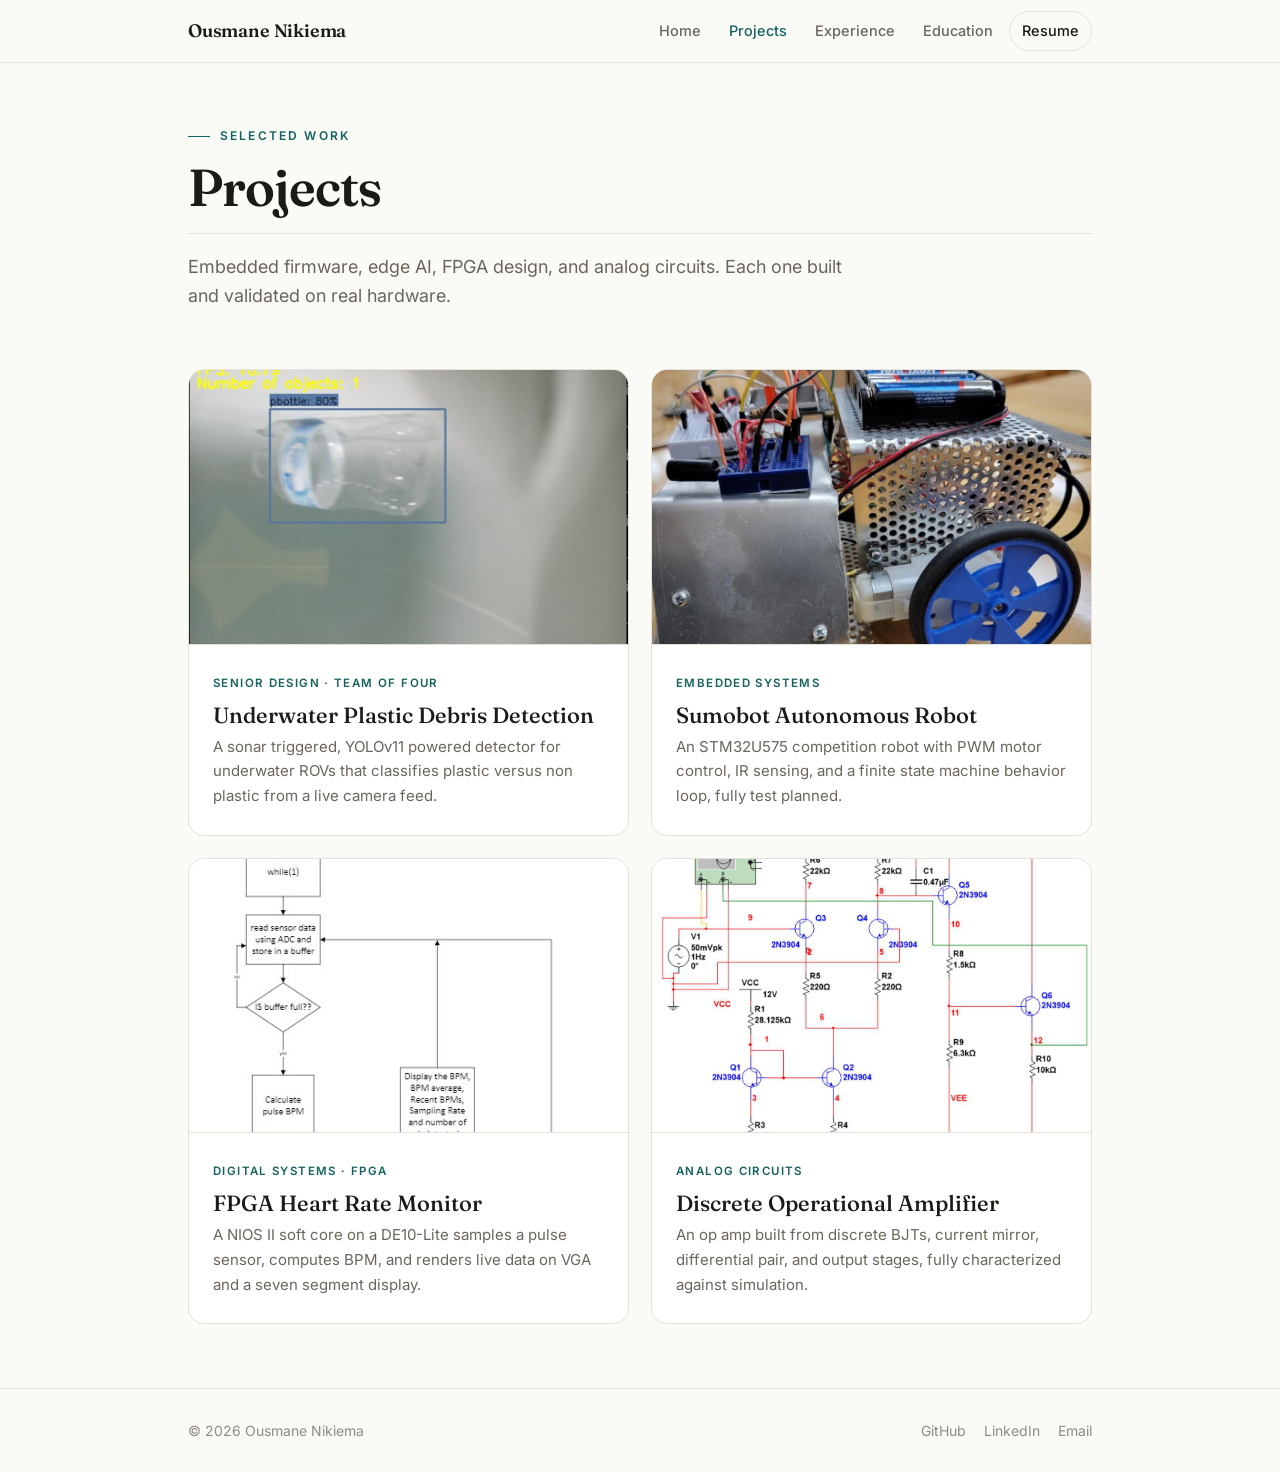
<file: projects.html>
<!DOCTYPE html>
<html lang="en">
<head>
<meta charset="UTF-8" />
<meta name="viewport" content="width=device-width, initial-scale=1.0" />
<title>Projects | Ousmane Nikiema</title>
<meta name="description" content="Engineering projects by Ousmane Nikiema: underwater debris detection, autonomous robotics, FPGA systems, and analog circuit design." />
<link rel="preconnect" href="https://fonts.googleapis.com" />
<link rel="preconnect" href="https://fonts.gstatic.com" crossorigin />
<link href="https://fonts.googleapis.com/css2?family=Fraunces:opsz,wght@9..144,400;9..144,500;9..144,600&family=Inter:wght@400;500;600&display=swap" rel="stylesheet" />
<link rel="stylesheet" href="styles.css" />
</head>
<body>

  <nav class="nav">
    <div class="wrap">
      <a class="brand" href="index.html">Ousmane Nikiema</a>
      <div class="links">
        <a href="index.html">Home</a>
        <a href="projects.html" class="active">Projects</a>
        <a href="work.html">Experience</a>
        <a href="education.html">Education</a>
        <a href="resume.pdf" class="cta" target="_blank" rel="noopener">Resume</a>
      </div>
    </div>
  </nav>

  <div class="page-head">
    <div class="wrap">
      <span class="eyebrow">Selected work</span>
      <h1>Projects</h1>
      <div class="rule"></div>
      <p class="lead">Embedded firmware, edge AI, FPGA design, and analog circuits. Each one built and validated on real hardware.</p>
    </div>
  </div>

  <div class="wrap">
    <div class="gallery">

      <a class="gcard" href="debris-detection.html">
        <div class="thumb"><img src="images/debris-detection.png" alt="YOLO model detecting a plastic bottle underwater" /></div>
        <div class="body">
          <span class="k">Senior Design · Team of four</span>
          <h3>Underwater Plastic Debris Detection</h3>
          <p>A sonar triggered, YOLOv11 powered detector for underwater ROVs that classifies plastic versus non plastic from a live camera feed.</p>
        </div>
      </a>

      <a class="gcard" href="sumobot.html">
        <div class="thumb"><img src="images/sumobot.jpg" alt="Sumobot autonomous robot" /></div>
        <div class="body">
          <span class="k">Embedded Systems</span>
          <h3>Sumobot Autonomous Robot</h3>
          <p>An STM32U575 competition robot with PWM motor control, IR sensing, and a finite state machine behavior loop, fully test planned.</p>
        </div>
      </a>

      <a class="gcard" href="heart-rate-monitor.html">
        <div class="thumb"><img src="images/heart-rate-flow.png" alt="Heart rate monitor software flowchart" /></div>
        <div class="body">
          <span class="k">Digital Systems · FPGA</span>
          <h3>FPGA Heart Rate Monitor</h3>
          <p>A NIOS II soft core on a DE10-Lite samples a pulse sensor, computes BPM, and renders live data on VGA and a seven segment display.</p>
        </div>
      </a>

      <a class="gcard" href="op-amp.html">
        <div class="thumb"><img src="images/opamp-schematic.png" alt="Discrete operational amplifier schematic" /></div>
        <div class="body">
          <span class="k">Analog Circuits</span>
          <h3>Discrete Operational Amplifier</h3>
          <p>An op amp built from discrete BJTs, current mirror, differential pair, and output stages, fully characterized against simulation.</p>
        </div>
      </a>

    </div>
  </div>

  <footer>
    <div class="wrap">
      <span>© <span id="year"></span> Ousmane Nikiema</span>
      <span class="fl">
        <a href="https://github.com/ousmanezz" target="_blank" rel="noopener">GitHub</a>
        <a href="https://linkedin.com/in/ousmane-nikiema-398353217" target="_blank" rel="noopener">LinkedIn</a>
        <a href="mailto:nikiemao38@gmail.com">Email</a>
      </span>
    </div>
  </footer>
  <script>document.getElementById("year").textContent=new Date().getFullYear();</script>
</body>
</html>
</file>
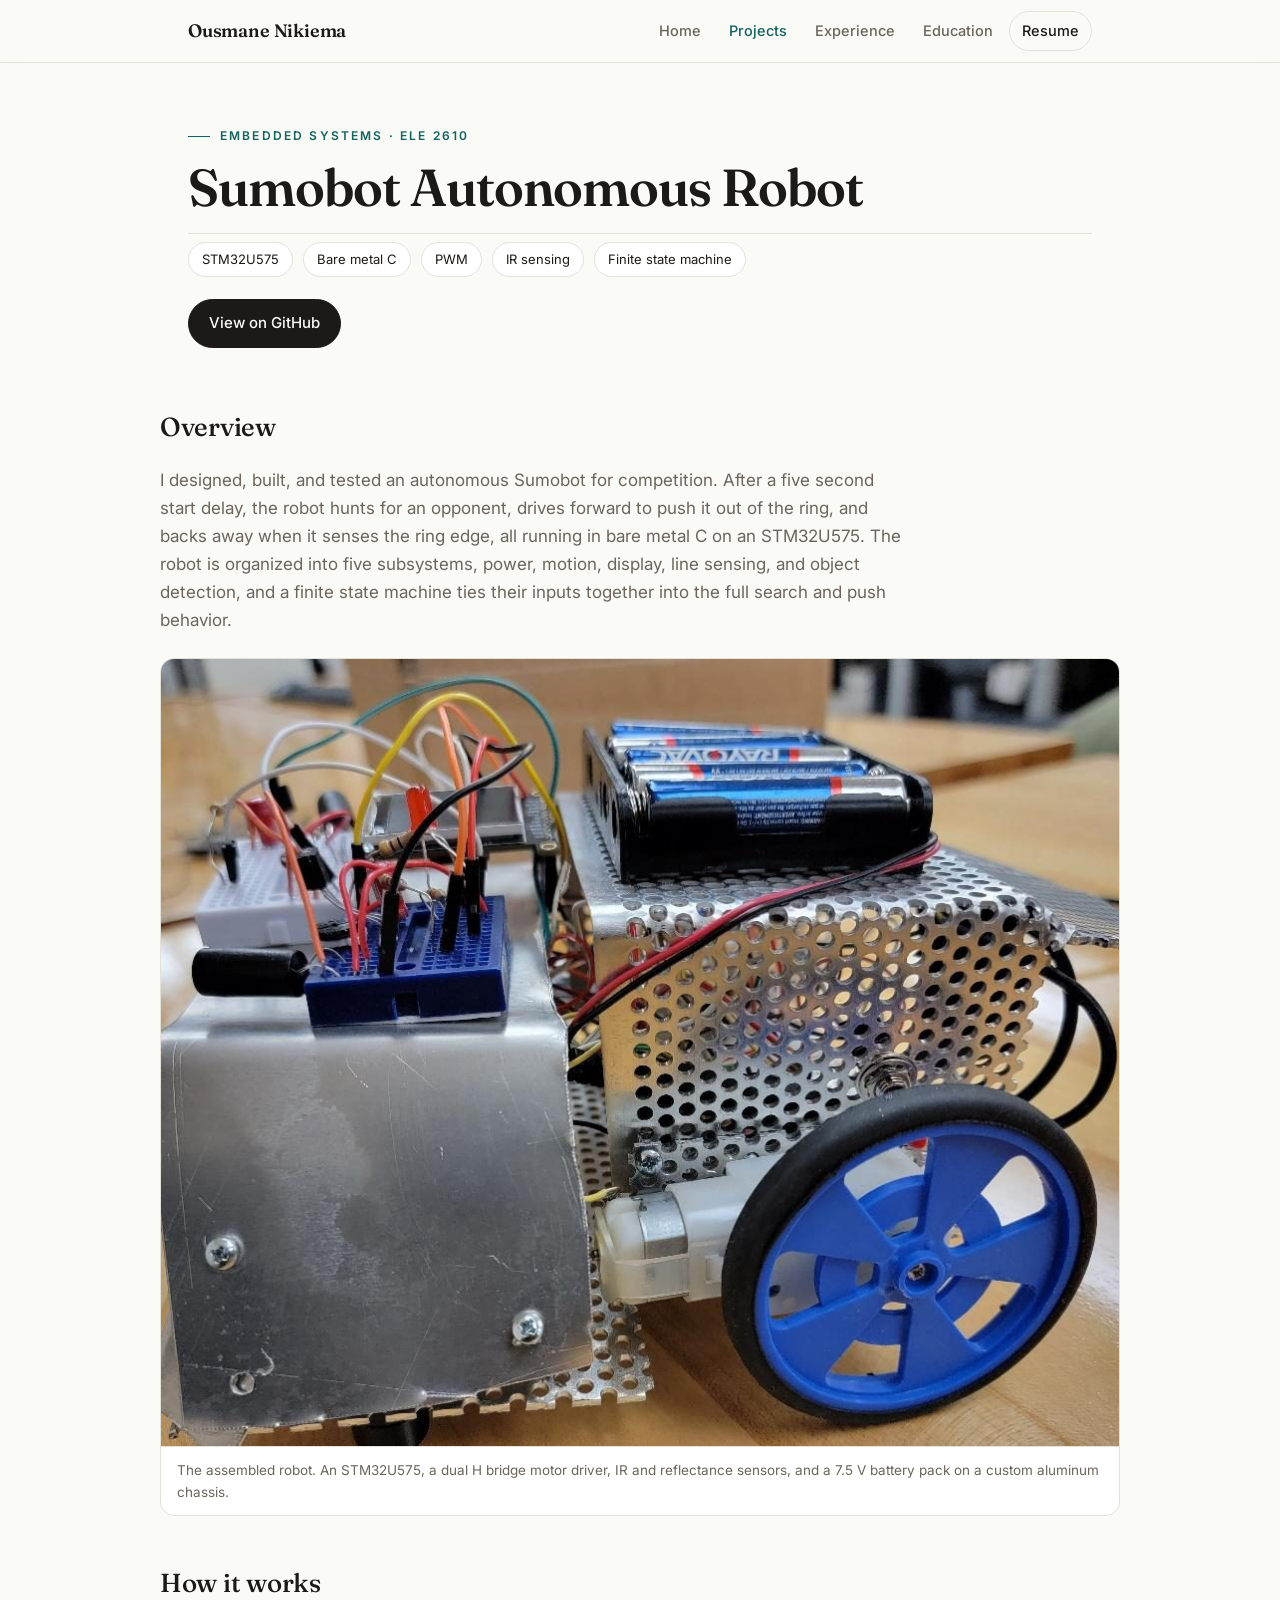
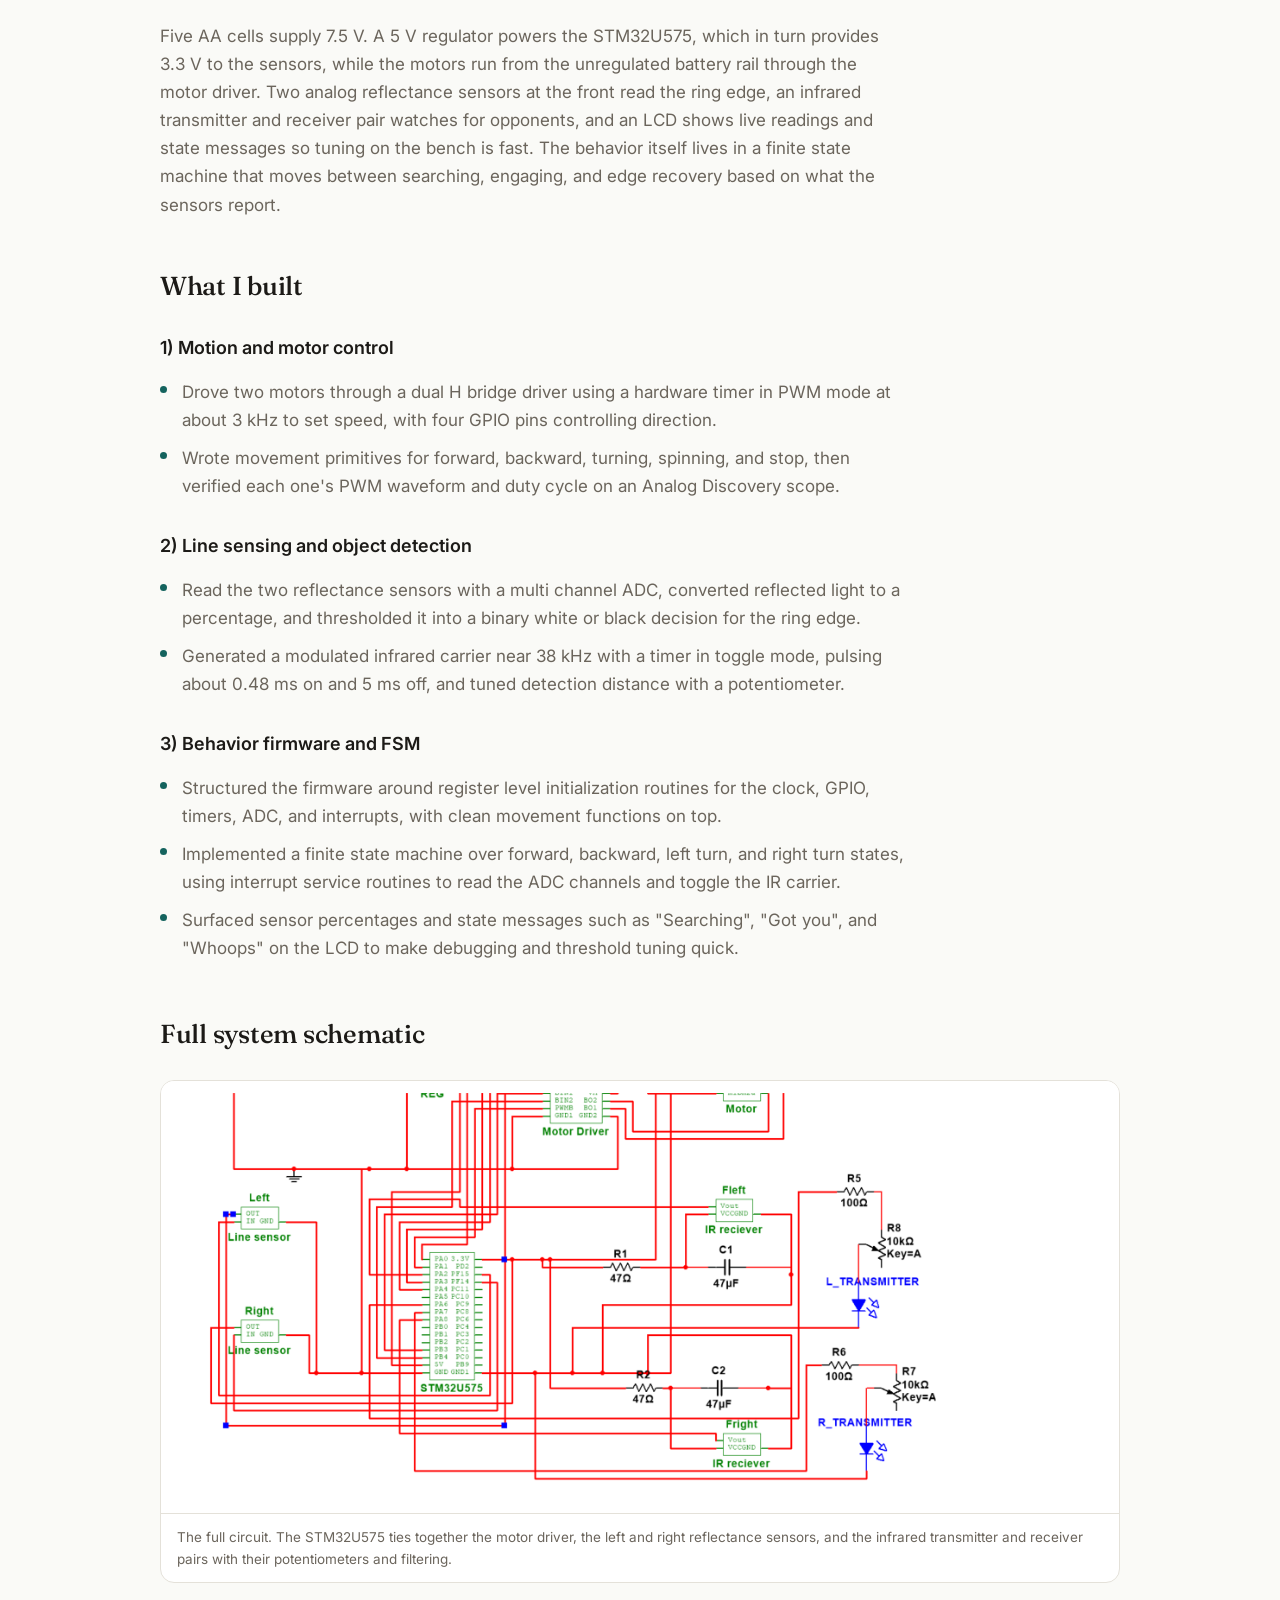
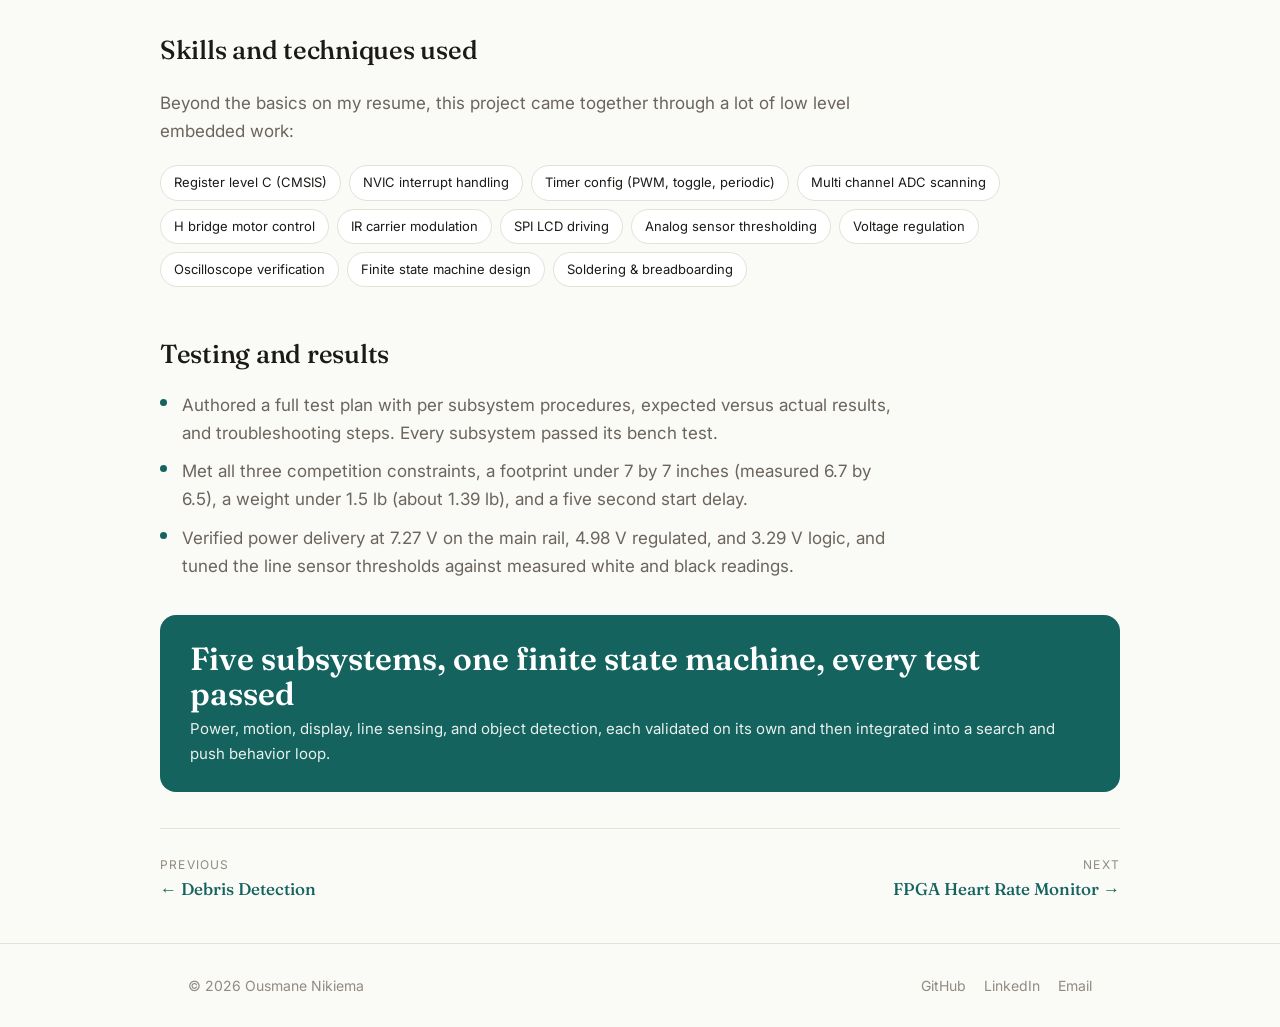
<file: sumobot.html>
<!DOCTYPE html>
<html lang="en">
<head>
<meta charset="UTF-8" />
<meta name="viewport" content="width=device-width, initial-scale=1.0" />
<title>Sumobot Autonomous Robot | Ousmane Nikiema</title>
<meta name="description" content="An STM32U575 based autonomous competition robot with PWM motor control, IR line sensing and object detection, and a finite state machine behavior loop, written in bare metal C." />
<link rel="preconnect" href="https://fonts.googleapis.com" />
<link rel="preconnect" href="https://fonts.gstatic.com" crossorigin />
<link href="https://fonts.googleapis.com/css2?family=Fraunces:opsz,wght@9..144,400;9..144,500;9..144,600&family=Inter:wght@400;500;600&display=swap" rel="stylesheet" />
<link rel="stylesheet" href="styles.css" />
</head>
<body>

  <nav class="nav">
    <div class="wrap">
      <a class="brand" href="index.html">Ousmane Nikiema</a>
      <div class="links">
        <a href="index.html">Home</a>
        <a href="projects.html" class="active">Projects</a>
        <a href="work.html">Experience</a>
        <a href="education.html">Education</a>
        <a href="resume.pdf" class="cta" target="_blank" rel="noopener">Resume</a>
      </div>
    </div>
  </nav>

  <div class="page-head">
    <div class="wrap">
      <span class="eyebrow">Embedded Systems · ELE 2610</span>
      <h1>Sumobot Autonomous Robot</h1>
      <div class="rule"></div>
      <div class="meta-row">
        <span class="chip">STM32U575</span>
        <span class="chip">Bare metal C</span>
        <span class="chip">PWM</span>
        <span class="chip">IR sensing</span>
        <span class="chip">Finite state machine</span>
      </div>
      <div class="proj-actions">
        <a class="btn primary" href="https://github.com/ousmanezz/sumobot-project" target="_blank" rel="noopener">View on GitHub</a>
      </div>
    </div>
  </div>

  <div class="wrap detail">

    <h2>Overview</h2>
    <p>I designed, built, and tested an autonomous Sumobot for competition. After a five second start delay, the robot hunts for an opponent, drives forward to push it out of the ring, and backs away when it senses the ring edge, all running in bare metal C on an STM32U575. The robot is organized into five subsystems, power, motion, display, line sensing, and object detection, and a finite state machine ties their inputs together into the full search and push behavior.</p>

    <figure class="figs">
      <div class="fig">
        <img src="images/sumobot.jpg" alt="Assembled Sumobot with battery pack, breadboard, and drive wheels" />
        <figcaption>The assembled robot. An STM32U575, a dual H bridge motor driver, IR and reflectance sensors, and a 7.5 V battery pack on a custom aluminum chassis.</figcaption>
      </div>
    </figure>

    <h2>How it works</h2>
    <p>Five AA cells supply 7.5 V. A 5 V regulator powers the STM32U575, which in turn provides 3.3 V to the sensors, while the motors run from the unregulated battery rail through the motor driver. Two analog reflectance sensors at the front read the ring edge, an infrared transmitter and receiver pair watches for opponents, and an LCD shows live readings and state messages so tuning on the bench is fast. The behavior itself lives in a finite state machine that moves between searching, engaging, and edge recovery based on what the sensors report.</p>

    <h2>What I built</h2>

    <h3>1) Motion and motor control</h3>
    <ul>
      <li>Drove two motors through a dual H bridge driver using a hardware timer in PWM mode at about 3 kHz to set speed, with four GPIO pins controlling direction.</li>
      <li>Wrote movement primitives for forward, backward, turning, spinning, and stop, then verified each one's PWM waveform and duty cycle on an Analog Discovery scope.</li>
    </ul>

    <h3>2) Line sensing and object detection</h3>
    <ul>
      <li>Read the two reflectance sensors with a multi channel ADC, converted reflected light to a percentage, and thresholded it into a binary white or black decision for the ring edge.</li>
      <li>Generated a modulated infrared carrier near 38 kHz with a timer in toggle mode, pulsing about 0.48 ms on and 5 ms off, and tuned detection distance with a potentiometer.</li>
    </ul>

    <h3>3) Behavior firmware and FSM</h3>
    <ul>
      <li>Structured the firmware around register level initialization routines for the clock, GPIO, timers, ADC, and interrupts, with clean movement functions on top.</li>
      <li>Implemented a finite state machine over forward, backward, left turn, and right turn states, using interrupt service routines to read the ADC channels and toggle the IR carrier.</li>
      <li>Surfaced sensor percentages and state messages such as "Searching", "Got you", and "Whoops" on the LCD to make debugging and threshold tuning quick.</li>
    </ul>

    <h2>Full system schematic</h2>
    <figure class="figs">
      <div class="fig">
        <img src="images/sumobot-schematic.png" alt="Full Sumobot schematic with STM32U575, motor driver, line sensors, and IR sensors" />
        <figcaption>The full circuit. The STM32U575 ties together the motor driver, the left and right reflectance sensors, and the infrared transmitter and receiver pairs with their potentiometers and filtering.</figcaption>
      </div>
    </figure>

    <h2>Skills and techniques used</h2>
    <p>Beyond the basics on my resume, this project came together through a lot of low level embedded work:</p>
    <div class="chips">
      <span class="chip">Register level C (CMSIS)</span>
      <span class="chip">NVIC interrupt handling</span>
      <span class="chip">Timer config (PWM, toggle, periodic)</span>
      <span class="chip">Multi channel ADC scanning</span>
      <span class="chip">H bridge motor control</span>
      <span class="chip">IR carrier modulation</span>
      <span class="chip">SPI LCD driving</span>
      <span class="chip">Analog sensor thresholding</span>
      <span class="chip">Voltage regulation</span>
      <span class="chip">Oscilloscope verification</span>
      <span class="chip">Finite state machine design</span>
      <span class="chip">Soldering &amp; breadboarding</span>
    </div>

    <h2>Testing and results</h2>
    <ul>
      <li>Authored a full test plan with per subsystem procedures, expected versus actual results, and troubleshooting steps. Every subsystem passed its bench test.</li>
      <li>Met all three competition constraints, a footprint under 7 by 7 inches (measured 6.7 by 6.5), a weight under 1.5 lb (about 1.39 lb), and a five second start delay.</li>
      <li>Verified power delivery at 7.27 V on the main rail, 4.98 V regulated, and 3.29 V logic, and tuned the line sensor thresholds against measured white and black readings.</li>
    </ul>

    <div class="highlight">
      <div class="n">Five subsystems, one finite state machine, every test passed</div>
      <div class="l">Power, motion, display, line sensing, and object detection, each validated on its own and then integrated into a search and push behavior loop.</div>
    </div>

    <div class="prevnext">
      <a href="debris-detection.html"><div class="k">Previous</div><b>← Debris Detection</b></a>
      <a href="heart-rate-monitor.html" style="text-align:right;"><div class="k">Next</div><b>FPGA Heart Rate Monitor →</b></a>
    </div>

  </div>

  <footer>
    <div class="wrap">
      <span>© <span id="year"></span> Ousmane Nikiema</span>
      <span class="fl">
        <a href="https://github.com/ousmanezz" target="_blank" rel="noopener">GitHub</a>
        <a href="https://linkedin.com/in/ousmane-nikiema-398353217" target="_blank" rel="noopener">LinkedIn</a>
        <a href="mailto:nikiemao38@gmail.com">Email</a>
      </span>
    </div>
  </footer>
  <script>document.getElementById("year").textContent=new Date().getFullYear();</script>
</body>
</html>
</file>
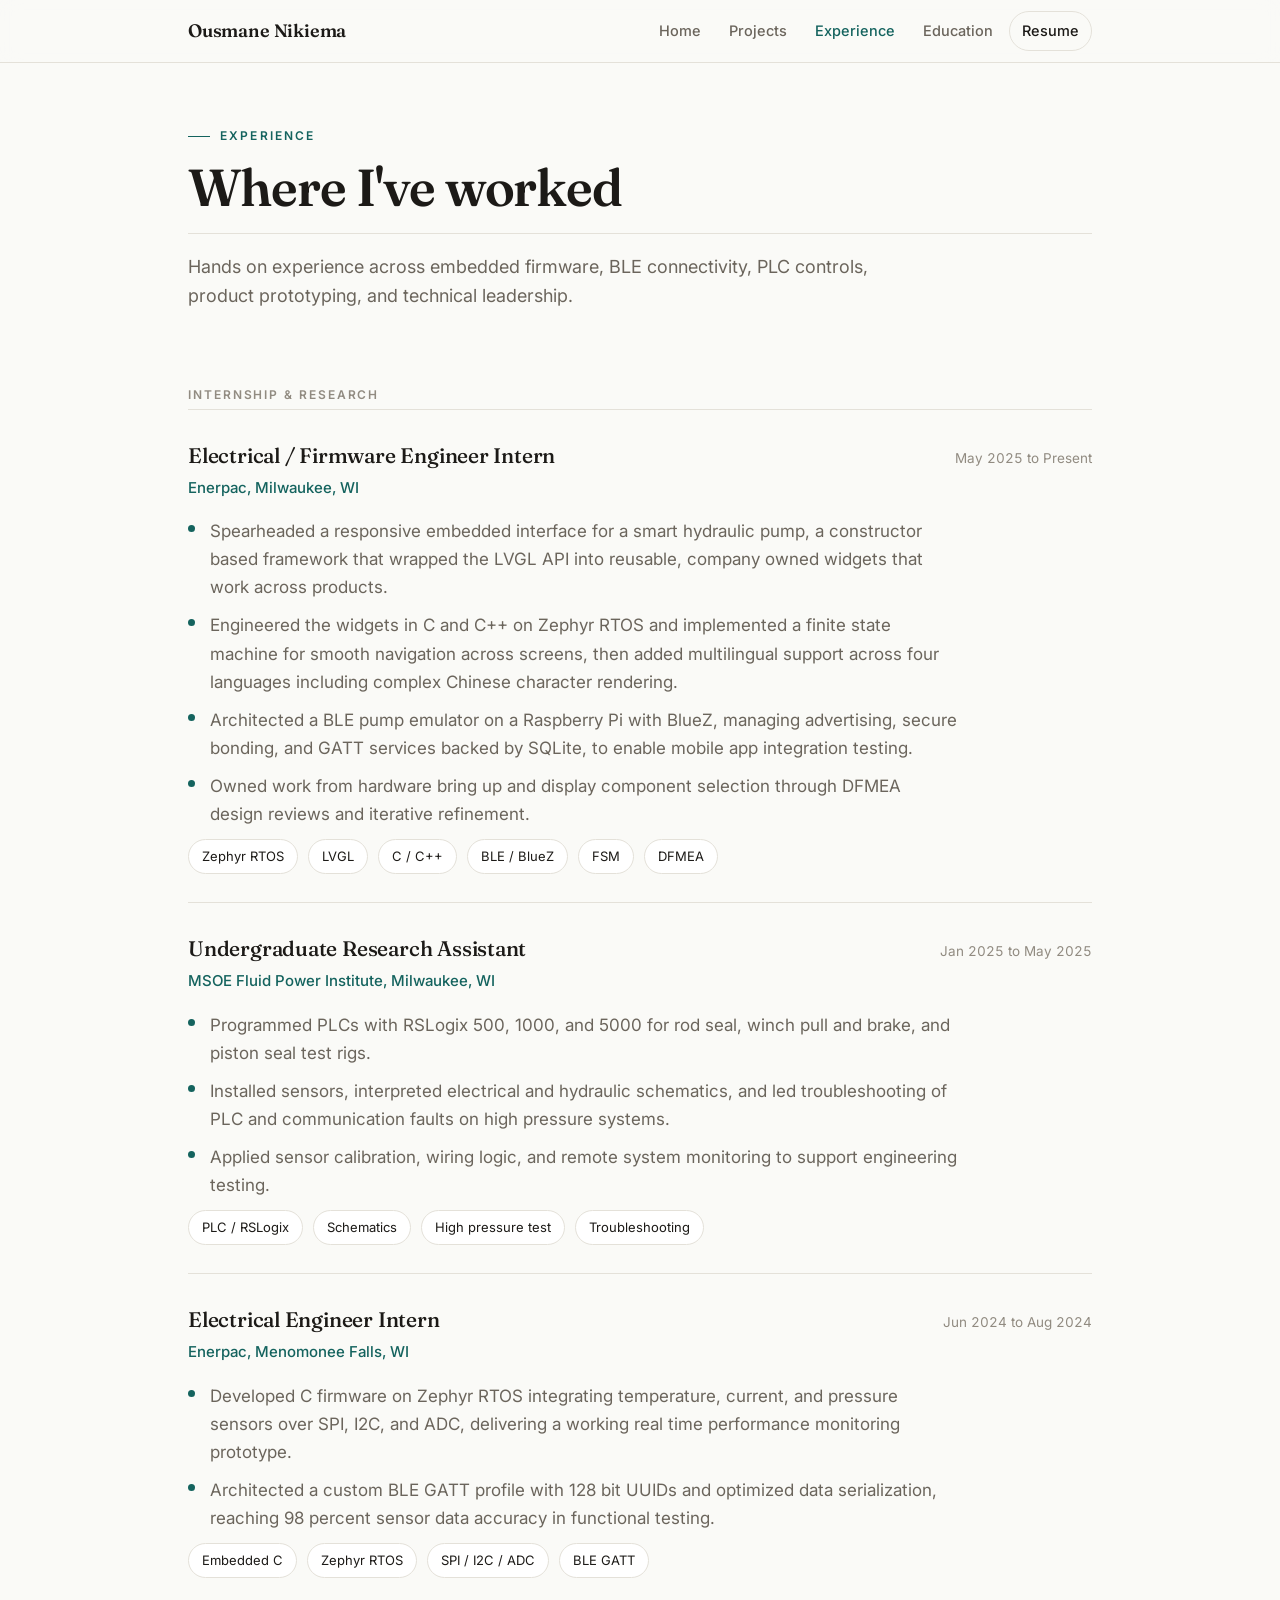
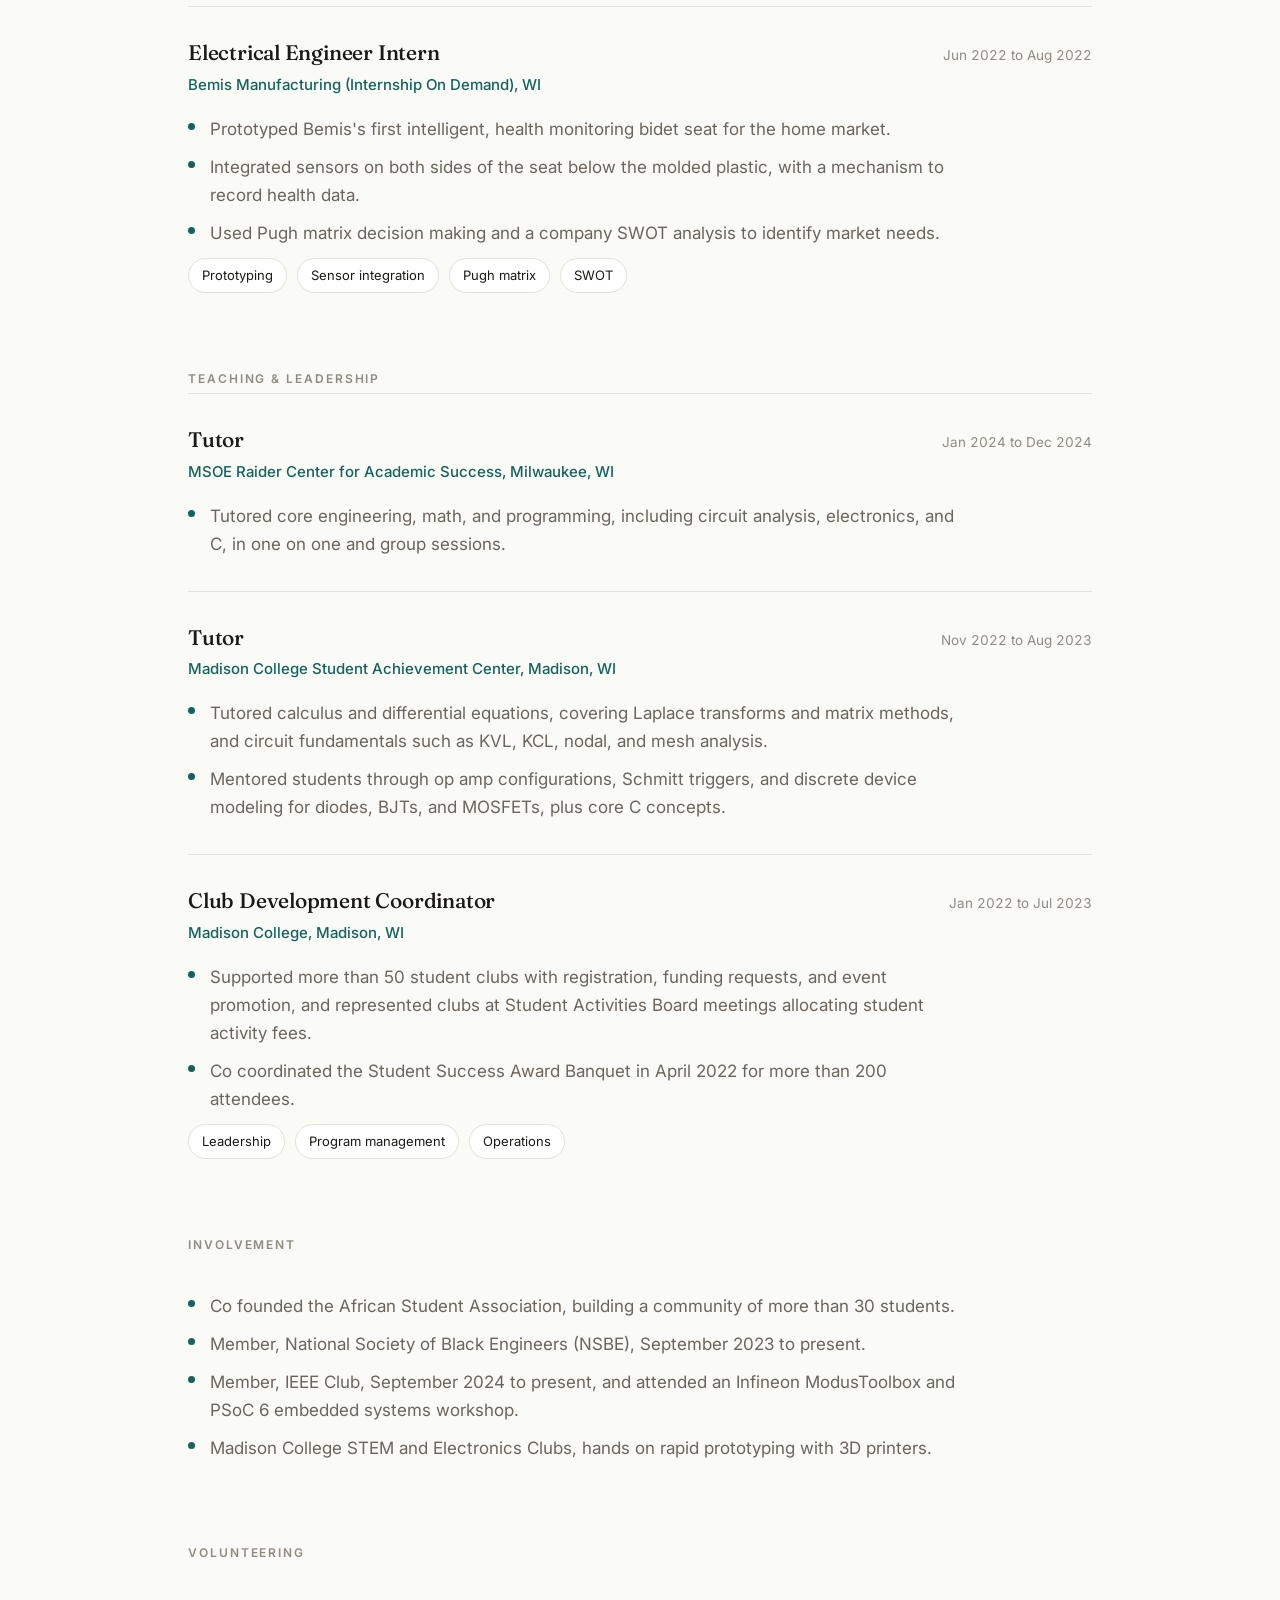
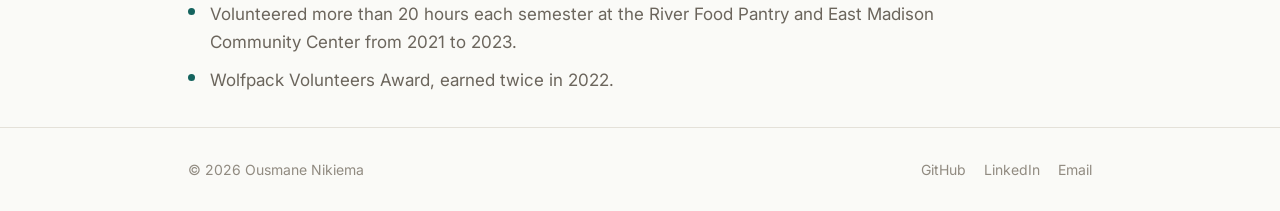
<file: work.html>
<!DOCTYPE html>
<html lang="en">
<head>
<meta charset="UTF-8" />
<meta name="viewport" content="width=device-width, initial-scale=1.0" />
<title>Experience | Ousmane Nikiema</title>
<meta name="description" content="Ousmane Nikiema's experience across embedded systems, firmware, PLC controls, product prototyping, tutoring, and leadership." />
<link rel="preconnect" href="https://fonts.googleapis.com" />
<link rel="preconnect" href="https://fonts.gstatic.com" crossorigin />
<link href="https://fonts.googleapis.com/css2?family=Fraunces:opsz,wght@9..144,400;9..144,500;9..144,600&family=Inter:wght@400;500;600&display=swap" rel="stylesheet" />
<link rel="stylesheet" href="styles.css" />
</head>
<body>

  <nav class="nav">
    <div class="wrap">
      <a class="brand" href="index.html">Ousmane Nikiema</a>
      <div class="links">
        <a href="index.html">Home</a>
        <a href="projects.html">Projects</a>
        <a href="work.html" class="active">Experience</a>
        <a href="education.html">Education</a>
        <a href="resume.pdf" class="cta" target="_blank" rel="noopener">Resume</a>
      </div>
    </div>
  </nav>

  <div class="page-head">
    <div class="wrap">
      <span class="eyebrow">Experience</span>
      <h1>Where I've worked</h1>
      <div class="rule"></div>
      <p class="lead">Hands on experience across embedded firmware, BLE connectivity, PLC controls, product prototyping, and technical leadership.</p>
    </div>
  </div>

  <div class="wrap work-block">

    <div class="subhead">Internship &amp; Research</div>

    <div class="role">
      <div class="head">
        <h3>Electrical / Firmware Engineer Intern</h3>
        <span class="when">May 2025 to Present</span>
      </div>
      <p class="org">Enerpac, Milwaukee, WI</p>
      <ul>
        <li>Spearheaded a responsive embedded interface for a smart hydraulic pump, a constructor based framework that wrapped the LVGL API into reusable, company owned widgets that work across products.</li>
        <li>Engineered the widgets in C and C++ on Zephyr RTOS and implemented a finite state machine for smooth navigation across screens, then added multilingual support across four languages including complex Chinese character rendering.</li>
        <li>Architected a BLE pump emulator on a Raspberry Pi with BlueZ, managing advertising, secure bonding, and GATT services backed by SQLite, to enable mobile app integration testing.</li>
        <li>Owned work from hardware bring up and display component selection through DFMEA design reviews and iterative refinement.</li>
      </ul>
      <div class="meta-row">
        <span class="chip">Zephyr RTOS</span><span class="chip">LVGL</span><span class="chip">C / C++</span><span class="chip">BLE / BlueZ</span><span class="chip">FSM</span><span class="chip">DFMEA</span>
      </div>
    </div>

    <div class="role">
      <div class="head">
        <h3>Undergraduate Research Assistant</h3>
        <span class="when">Jan 2025 to May 2025</span>
      </div>
      <p class="org">MSOE Fluid Power Institute, Milwaukee, WI</p>
      <ul>
        <li>Programmed PLCs with RSLogix 500, 1000, and 5000 for rod seal, winch pull and brake, and piston seal test rigs.</li>
        <li>Installed sensors, interpreted electrical and hydraulic schematics, and led troubleshooting of PLC and communication faults on high pressure systems.</li>
        <li>Applied sensor calibration, wiring logic, and remote system monitoring to support engineering testing.</li>
      </ul>
      <div class="meta-row">
        <span class="chip">PLC / RSLogix</span><span class="chip">Schematics</span><span class="chip">High pressure test</span><span class="chip">Troubleshooting</span>
      </div>
    </div>

    <div class="role">
      <div class="head">
        <h3>Electrical Engineer Intern</h3>
        <span class="when">Jun 2024 to Aug 2024</span>
      </div>
      <p class="org">Enerpac, Menomonee Falls, WI</p>
      <ul>
        <li>Developed C firmware on Zephyr RTOS integrating temperature, current, and pressure sensors over SPI, I2C, and ADC, delivering a working real time performance monitoring prototype.</li>
        <li>Architected a custom BLE GATT profile with 128 bit UUIDs and optimized data serialization, reaching 98 percent sensor data accuracy in functional testing.</li>
      </ul>
      <div class="meta-row">
        <span class="chip">Embedded C</span><span class="chip">Zephyr RTOS</span><span class="chip">SPI / I2C / ADC</span><span class="chip">BLE GATT</span>
      </div>
    </div>

    <div class="role">
      <div class="head">
        <h3>Electrical Engineer Intern</h3>
        <span class="when">Jun 2022 to Aug 2022</span>
      </div>
      <p class="org">Bemis Manufacturing (Internship On Demand), WI</p>
      <ul>
        <li>Prototyped Bemis's first intelligent, health monitoring bidet seat for the home market.</li>
        <li>Integrated sensors on both sides of the seat below the molded plastic, with a mechanism to record health data.</li>
        <li>Used Pugh matrix decision making and a company SWOT analysis to identify market needs.</li>
      </ul>
      <div class="meta-row">
        <span class="chip">Prototyping</span><span class="chip">Sensor integration</span><span class="chip">Pugh matrix</span><span class="chip">SWOT</span>
      </div>
    </div>

    <div class="subhead">Teaching &amp; Leadership</div>

    <div class="role">
      <div class="head">
        <h3>Tutor</h3>
        <span class="when">Jan 2024 to Dec 2024</span>
      </div>
      <p class="org">MSOE Raider Center for Academic Success, Milwaukee, WI</p>
      <ul>
        <li>Tutored core engineering, math, and programming, including circuit analysis, electronics, and C, in one on one and group sessions.</li>
      </ul>
    </div>

    <div class="role">
      <div class="head">
        <h3>Tutor</h3>
        <span class="when">Nov 2022 to Aug 2023</span>
      </div>
      <p class="org">Madison College Student Achievement Center, Madison, WI</p>
      <ul>
        <li>Tutored calculus and differential equations, covering Laplace transforms and matrix methods, and circuit fundamentals such as KVL, KCL, nodal, and mesh analysis.</li>
        <li>Mentored students through op amp configurations, Schmitt triggers, and discrete device modeling for diodes, BJTs, and MOSFETs, plus core C concepts.</li>
      </ul>
    </div>

    <div class="role">
      <div class="head">
        <h3>Club Development Coordinator</h3>
        <span class="when">Jan 2022 to Jul 2023</span>
      </div>
      <p class="org">Madison College, Madison, WI</p>
      <ul>
        <li>Supported more than 50 student clubs with registration, funding requests, and event promotion, and represented clubs at Student Activities Board meetings allocating student activity fees.</li>
        <li>Co coordinated the Student Success Award Banquet in April 2022 for more than 200 attendees.</li>
      </ul>
      <div class="meta-row">
        <span class="chip">Leadership</span><span class="chip">Program management</span><span class="chip">Operations</span>
      </div>
    </div>

    <div class="subhead">Involvement</div>
    <div class="role" style="border-top:none;">
      <ul style="margin-top:0;">
        <li>Co founded the African Student Association, building a community of more than 30 students.</li>
        <li>Member, National Society of Black Engineers (NSBE), September 2023 to present.</li>
        <li>Member, IEEE Club, September 2024 to present, and attended an Infineon ModusToolbox and PSoC 6 embedded systems workshop.</li>
        <li>Madison College STEM and Electronics Clubs, hands on rapid prototyping with 3D printers.</li>
      </ul>
    </div>

    <div class="subhead">Volunteering</div>
    <div class="role" style="border-top:none;">
      <ul style="margin-top:0;">
        <li>Volunteered more than 20 hours each semester at the River Food Pantry and East Madison Community Center from 2021 to 2023.</li>
        <li>Wolfpack Volunteers Award, earned twice in 2022.</li>
      </ul>
    </div>

  </div>

  <footer>
    <div class="wrap">
      <span>© <span id="year"></span> Ousmane Nikiema</span>
      <span class="fl">
        <a href="https://github.com/ousmanezz" target="_blank" rel="noopener">GitHub</a>
        <a href="https://linkedin.com/in/ousmane-nikiema-398353217" target="_blank" rel="noopener">LinkedIn</a>
        <a href="mailto:nikiemao38@gmail.com">Email</a>
      </span>
    </div>
  </footer>
  <script>document.getElementById("year").textContent=new Date().getFullYear();</script>
</body>
</html>
</file>
<file: styles.css>
/* =========================================================
   Ousmane Nikiema — portfolio styles (shared across pages)
   ========================================================= */
:root{
  --bg:#FAFAF7; --ink:#1C1A17; --muted:#6B655C; --faint:#918B81;
  --hairline:#E4E1D9; --surface:#FFFFFF;
  --accent:#14635E; --accent-dk:#0C4A46; --accent-wash:#E7F0EE;
  --display:"Fraunces",Georgia,"Times New Roman",serif;
  --body:"Inter",-apple-system,BlinkMacSystemFont,"Segoe UI",sans-serif;
  --maxw:960px;
}
*{box-sizing:border-box;}
html{scroll-behavior:smooth;}
body{
  margin:0;background:var(--bg);color:var(--ink);font-family:var(--body);
  font-size:17px;line-height:1.65;-webkit-font-smoothing:antialiased;text-rendering:optimizeLegibility;
}
a{color:inherit;}
img{max-width:100%;display:block;}
.wrap{max-width:var(--maxw);margin:0 auto;padding:0 28px;}

/* ---------- nav ---------- */
.nav{
  position:sticky;top:0;z-index:50;background:rgba(250,250,247,.86);
  backdrop-filter:saturate(180%) blur(10px);border-bottom:1px solid var(--hairline);
}
.nav .wrap{display:flex;align-items:center;justify-content:space-between;gap:18px;height:62px;}
.nav .brand{font-family:var(--display);font-weight:600;font-size:18px;letter-spacing:-.01em;text-decoration:none;white-space:nowrap;}
.nav .links{display:flex;flex-wrap:wrap;gap:4px;align-items:center;}
.nav .links a{
  text-decoration:none;font-size:14.5px;font-weight:500;color:var(--muted);
  padding:7px 12px;border-radius:999px;transition:background .15s,color .15s;
}
.nav .links a:hover{color:var(--ink);background:rgba(20,99,94,.08);}
.nav .links a.active{color:var(--accent);}
.nav .links a.cta{border:1px solid var(--hairline);color:var(--ink);}
.nav .links a.cta:hover{background:var(--ink);color:var(--bg);}

/* ---------- shared section bits ---------- */
.eyebrow{
  font-size:12px;letter-spacing:.18em;text-transform:uppercase;color:var(--accent);
  font-weight:600;display:inline-flex;align-items:center;gap:10px;
}
.eyebrow::before{content:"";width:22px;height:1.5px;background:var(--accent);display:inline-block;}
h2.section-title{font-family:var(--display);font-weight:500;font-size:clamp(26px,4vw,34px);line-height:1.15;margin:14px 0 0;letter-spacing:-.01em;}
section{padding:60px 0;border-top:1px solid var(--hairline);}
.lead{color:var(--muted);max-width:62ch;font-size:18px;}

/* ---------- buttons ---------- */
.actions{display:flex;flex-wrap:wrap;gap:12px;}
.btn{
  text-decoration:none;font-weight:500;font-size:15px;padding:11px 20px;border-radius:999px;
  border:1px solid var(--ink);transition:background .18s,color .18s,border-color .18s;
  display:inline-flex;align-items:center;gap:8px;
}
.btn.primary{background:var(--ink);color:var(--bg);}
.btn.primary:hover{background:var(--accent);border-color:var(--accent);}
.btn.ghost:hover{background:var(--ink);color:var(--bg);}
.btn:focus-visible{outline:3px solid var(--accent-wash);outline-offset:2px;}

/* ---------- hero (home) ---------- */
header.hero{padding:clamp(54px,9vh,90px) 0 64px;}
.hero-top{display:flex;align-items:center;gap:26px;flex-wrap:wrap;}
.avatar{
  width:96px;height:96px;border-radius:50%;flex:none;overflow:hidden;
  background:var(--accent);color:#fff;display:flex;align-items:center;justify-content:center;
  font-family:var(--display);font-weight:600;font-size:36px;letter-spacing:.02em;
  box-shadow:0 8px 26px -12px rgba(20,99,94,.6);
}
.avatar img{width:100%;height:100%;object-fit:cover;}
.hero h1{font-family:var(--display);font-weight:600;font-size:clamp(38px,7vw,64px);line-height:1.02;letter-spacing:-.02em;margin:0;position:relative;display:inline-block;}
.hero h1 .stroke{position:absolute;left:0;right:0;bottom:-.1em;height:.14em;background:var(--accent);opacity:.85;transform-origin:left center;transform:scaleX(0);border-radius:2px;animation:draw .9s cubic-bezier(.7,0,.2,1) .35s forwards;}
@keyframes draw{to{transform:scaleX(1);}}
.hero .subtitle{color:var(--accent);font-weight:500;margin:14px 0 0;font-size:clamp(16px,2.2vw,19px);}
.hero .headline{font-size:clamp(20px,2.8vw,27px);font-family:var(--display);font-weight:400;line-height:1.35;max-width:24ch;margin:30px 0 0;letter-spacing:-.01em;}
.hero .headline em{font-style:normal;color:var(--accent);}
.hero .actions{margin-top:34px;}

/* stat chips */
.stats{display:flex;flex-wrap:wrap;gap:12px;margin-top:30px;}
.stat{
  border:1px solid var(--hairline);background:var(--surface);border-radius:12px;
  padding:14px 18px;min-width:120px;
}
.stat .n{font-family:var(--display);font-weight:600;font-size:22px;color:var(--accent);line-height:1;}
.stat .l{font-size:12.5px;color:var(--muted);margin-top:6px;letter-spacing:.02em;}

/* ---------- about / skills ---------- */
.about-grid{display:grid;grid-template-columns:1fr;gap:18px;margin-top:26px;}
.about-grid p{margin:0;max-width:66ch;font-size:18px;}
.skill-groups{display:grid;grid-template-columns:repeat(auto-fit,minmax(220px,1fr));gap:28px 24px;margin-top:30px;}
.skill-groups h4{font-size:12px;letter-spacing:.14em;text-transform:uppercase;color:var(--accent);margin:0 0 12px;font-weight:600;}
.skill-groups ul{list-style:none;margin:0;padding:0;}
.skill-groups li{padding:3px 0;color:var(--ink);font-size:15px;}

/* chips (coursework / skill tags) */
.chips{display:flex;flex-wrap:wrap;gap:8px;margin-top:20px;}
.chip{font-size:13px;color:var(--ink);background:var(--surface);border:1px solid var(--hairline);border-radius:999px;padding:6px 13px;}

/* ---------- explore cards (home) ---------- */
.explore{display:grid;grid-template-columns:repeat(3,1fr);gap:18px;margin-top:30px;}
.xcard{
  display:flex;flex-direction:column;gap:8px;text-decoration:none;color:inherit;
  background:var(--surface);border:1px solid var(--hairline);border-radius:14px;padding:24px;
  transition:transform .2s,box-shadow .2s,border-color .2s;
}
.xcard:hover{transform:translateY(-3px);box-shadow:0 14px 34px -18px rgba(28,26,23,.28);border-color:var(--ink);}
.xcard .k{font-size:12px;letter-spacing:.12em;text-transform:uppercase;color:var(--faint);font-weight:600;}
.xcard h3{font-family:var(--display);font-weight:500;font-size:21px;margin:2px 0 0;}
.xcard p{color:var(--muted);font-size:15px;margin:4px 0 0;}
.xcard .go{margin-top:auto;color:var(--accent);font-weight:600;font-size:14px;padding-top:10px;}

/* downloads */
.downloads{display:grid;grid-template-columns:repeat(2,1fr);gap:16px;margin-top:30px;}
.dl{display:flex;flex-direction:column;gap:4px;text-decoration:none;color:inherit;border:1px solid var(--hairline);background:var(--surface);border-radius:14px;padding:22px 24px;transition:border-color .2s,transform .2s;}
.dl:hover{border-color:var(--ink);transform:translateY(-2px);}
.dl b{font-family:var(--display);font-weight:500;font-size:18px;}
.dl span{color:var(--muted);font-size:14px;}

/* ---------- inner page header ---------- */
.page-head{padding:54px 0 0;}
.page-head h1{font-family:var(--display);font-weight:600;font-size:clamp(34px,6vw,52px);letter-spacing:-.02em;margin:14px 0 18px;line-height:1.05;}
.page-head .rule{height:1px;background:var(--hairline);margin-bottom:8px;}

/* ---------- project gallery ---------- */
.gallery{display:grid;grid-template-columns:repeat(2,1fr);gap:22px;padding:40px 0 64px;}
.gcard{display:flex;flex-direction:column;text-decoration:none;color:inherit;background:var(--surface);border:1px solid var(--hairline);border-radius:16px;overflow:hidden;transition:transform .2s,box-shadow .2s,border-color .2s;}
.gcard:hover{transform:translateY(-4px);box-shadow:0 18px 40px -20px rgba(28,26,23,.32);border-color:var(--ink);}
.gcard .thumb{aspect-ratio:16/10;background:var(--accent-wash);overflow:hidden;border-bottom:1px solid var(--hairline);}
.gcard .thumb img{width:100%;height:100%;object-fit:cover;}
.gcard .body{padding:22px 24px 26px;}
.gcard .k{font-size:11.5px;letter-spacing:.12em;text-transform:uppercase;color:var(--accent);font-weight:600;}
.gcard h3{font-family:var(--display);font-weight:500;font-size:22px;margin:8px 0 6px;line-height:1.18;}
.gcard p{color:var(--muted);font-size:15px;margin:0;}

/* ---------- project detail ---------- */
.detail{padding:8px 0 40px;}
.detail h2{font-family:var(--display);font-weight:500;font-size:26px;margin:46px 0 10px;letter-spacing:-.01em;}
.detail h3{font-size:18px;font-weight:600;margin:26px 0 6px;color:var(--ink);}
.detail p{color:var(--muted);max-width:68ch;}
.detail ul{margin:10px 0;padding-left:0;list-style:none;max-width:68ch;}
.detail ul li{position:relative;padding:5px 0 5px 22px;color:var(--muted);}
.detail ul li::before{content:"";position:absolute;left:0;top:13px;width:7px;height:7px;border-radius:50%;background:var(--accent);}
.meta-row{display:flex;flex-wrap:wrap;gap:10px;margin:6px 0 0;}
.figs{display:grid;grid-template-columns:repeat(auto-fit,minmax(280px,1fr));gap:20px;margin:24px 0;}
.fig{border:1px solid var(--hairline);border-radius:14px;overflow:hidden;background:var(--surface);}
.fig img{width:100%;background:#fff;}
.fig figcaption{font-size:13.5px;color:var(--muted);padding:12px 16px;border-top:1px solid var(--hairline);}
.highlight{background:var(--accent);color:#fff;border-radius:16px;padding:26px 30px;margin:30px 0 8px;}
.highlight .n{font-family:var(--display);font-weight:600;font-size:clamp(24px,4vw,32px);line-height:1.1;}
.highlight .l{opacity:.9;margin-top:6px;font-size:15px;}
.prevnext{display:flex;justify-content:space-between;gap:16px;flex-wrap:wrap;border-top:1px solid var(--hairline);padding:26px 0 0;margin-top:36px;}
.prevnext a{text-decoration:none;color:inherit;font-size:14px;}
.prevnext .k{color:var(--faint);font-size:12px;letter-spacing:.1em;text-transform:uppercase;}
.prevnext b{font-family:var(--display);font-weight:500;color:var(--accent);font-size:17px;}

/* ---------- work / experience ---------- */
.work-block{padding-top:8px;}
.role{padding:28px 0;border-top:1px solid var(--hairline);}
.role:first-of-type{border-top:none;}
.role .head{display:flex;justify-content:space-between;gap:14px;flex-wrap:wrap;align-items:baseline;}
.role h3{font-family:var(--display);font-weight:500;font-size:21px;margin:0;letter-spacing:-.01em;}
.role .when{color:var(--faint);font-size:13.5px;white-space:nowrap;font-variant-numeric:tabular-nums;}
.role .org{color:var(--accent);font-weight:500;margin:3px 0 0;font-size:15px;}
.role ul{list-style:none;margin:12px 0 0;padding:0;max-width:70ch;}
.role ul li{position:relative;padding:5px 0 5px 22px;color:var(--muted);}
.role ul li::before{content:"";position:absolute;left:0;top:13px;width:7px;height:7px;border-radius:50%;background:var(--accent);}
.subhead{font-size:12px;letter-spacing:.16em;text-transform:uppercase;color:var(--faint);font-weight:600;margin:48px 0 4px;}

/* ---------- education ---------- */
.edu .role .note{color:var(--muted);margin:8px 0 0;}
.awards{list-style:none;margin:18px 0 0;padding:0;max-width:72ch;}
.awards li{position:relative;padding:8px 0 8px 22px;border-bottom:1px solid var(--hairline);color:var(--ink);font-size:15.5px;}
.awards li:last-child{border-bottom:none;}
.awards li::before{content:"—";position:absolute;left:0;color:var(--accent);}
.awards b{font-weight:600;}

/* ---------- contact / footer ---------- */
.contact h2{margin-bottom:10px;}
.contact p{color:var(--muted);max-width:52ch;margin:0 0 26px;}
footer{border-top:1px solid var(--hairline);padding:30px 0;color:var(--faint);font-size:14px;}
footer .wrap{display:flex;justify-content:space-between;flex-wrap:wrap;gap:12px;align-items:center;}
footer a{color:var(--faint);text-decoration:none;}
footer a:hover{color:var(--accent);}
footer .fl{display:flex;gap:18px;}

/* ---------- responsive ---------- */
@media(max-width:760px){
  .explore{grid-template-columns:1fr;}
  .downloads{grid-template-columns:1fr;}
  .gallery{grid-template-columns:1fr;}
  section{padding:48px 0;}
  .nav .brand{font-size:16px;}
  .nav .links a{padding:6px 9px;font-size:13.5px;}
}
@media(prefers-reduced-motion:reduce){
  html{scroll-behavior:auto;}
  .hero h1 .stroke{animation:none;transform:scaleX(1);}
  .xcard,.gcard,.dl{transition:none;}
}

/* ---------- project actions + video placeholder + spec grid ---------- */
.proj-actions{display:flex;gap:12px;flex-wrap:wrap;margin:22px 0 4px;}
.video-ph{position:relative;border:1px dashed var(--accent);border-radius:16px;background:var(--accent-wash);
  aspect-ratio:16/9;display:flex;align-items:center;justify-content:center;flex-direction:column;gap:14px;
  margin:24px 0;text-align:center;padding:24px;}
.video-ph .play{width:62px;height:62px;border-radius:50%;background:var(--accent);color:#fff;
  display:flex;align-items:center;justify-content:center;box-shadow:0 8px 22px -10px rgba(20,99,94,.7);}
.video-ph .cap{font-weight:600;color:var(--accent-dk);font-size:16px;}
.video-ph p{margin:0;font-size:13.5px;color:var(--muted);max-width:52ch;}
.specs{display:grid;grid-template-columns:repeat(auto-fit,minmax(220px,1fr));gap:16px;margin:22px 0 6px;}
.spec-card{border:1px solid var(--hairline);background:var(--surface);border-radius:14px;padding:20px 22px;}
.spec-card h4{margin:0 0 10px;font-size:13px;letter-spacing:.1em;text-transform:uppercase;color:var(--accent);font-weight:600;}
.spec-card ul{list-style:none;margin:0;padding:0;}
.spec-card li{padding:4px 0;color:var(--muted);font-size:14.5px;}
.spec-card li b{color:var(--ink);font-weight:600;}
</file>
